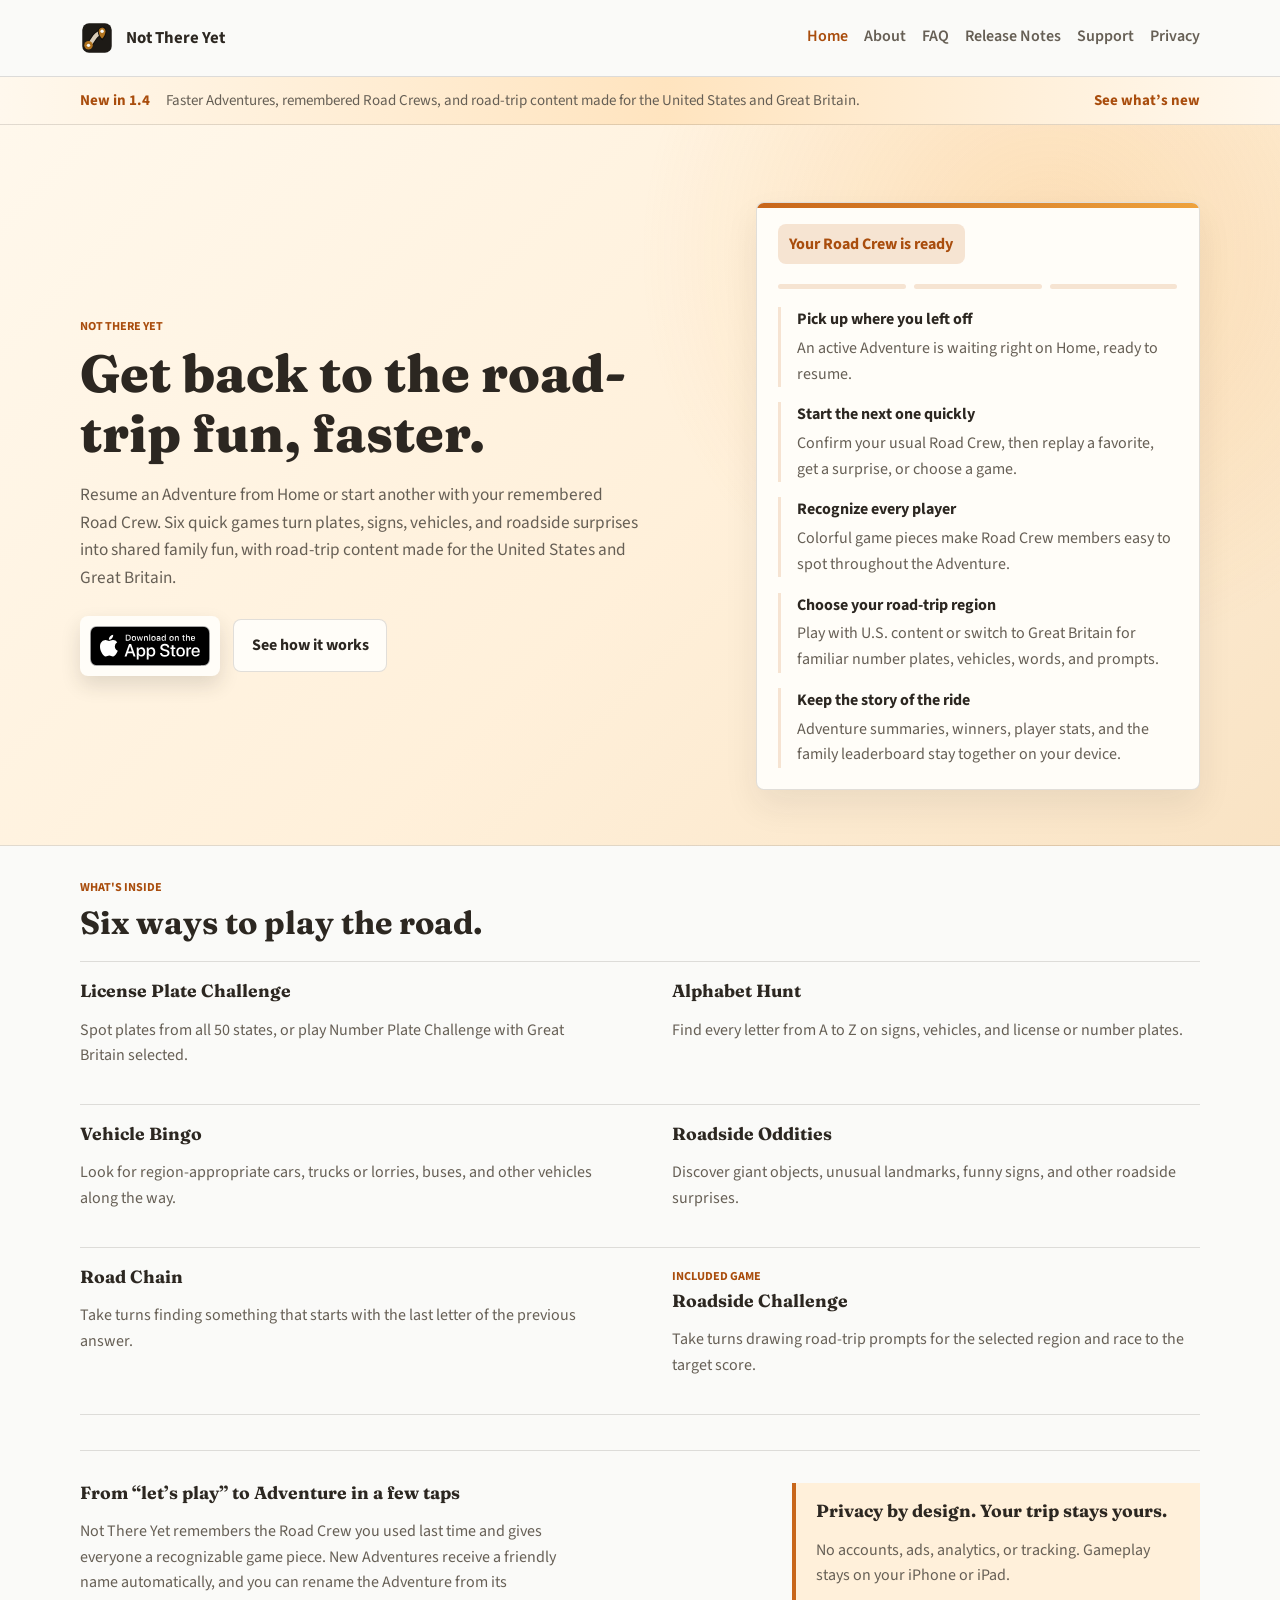
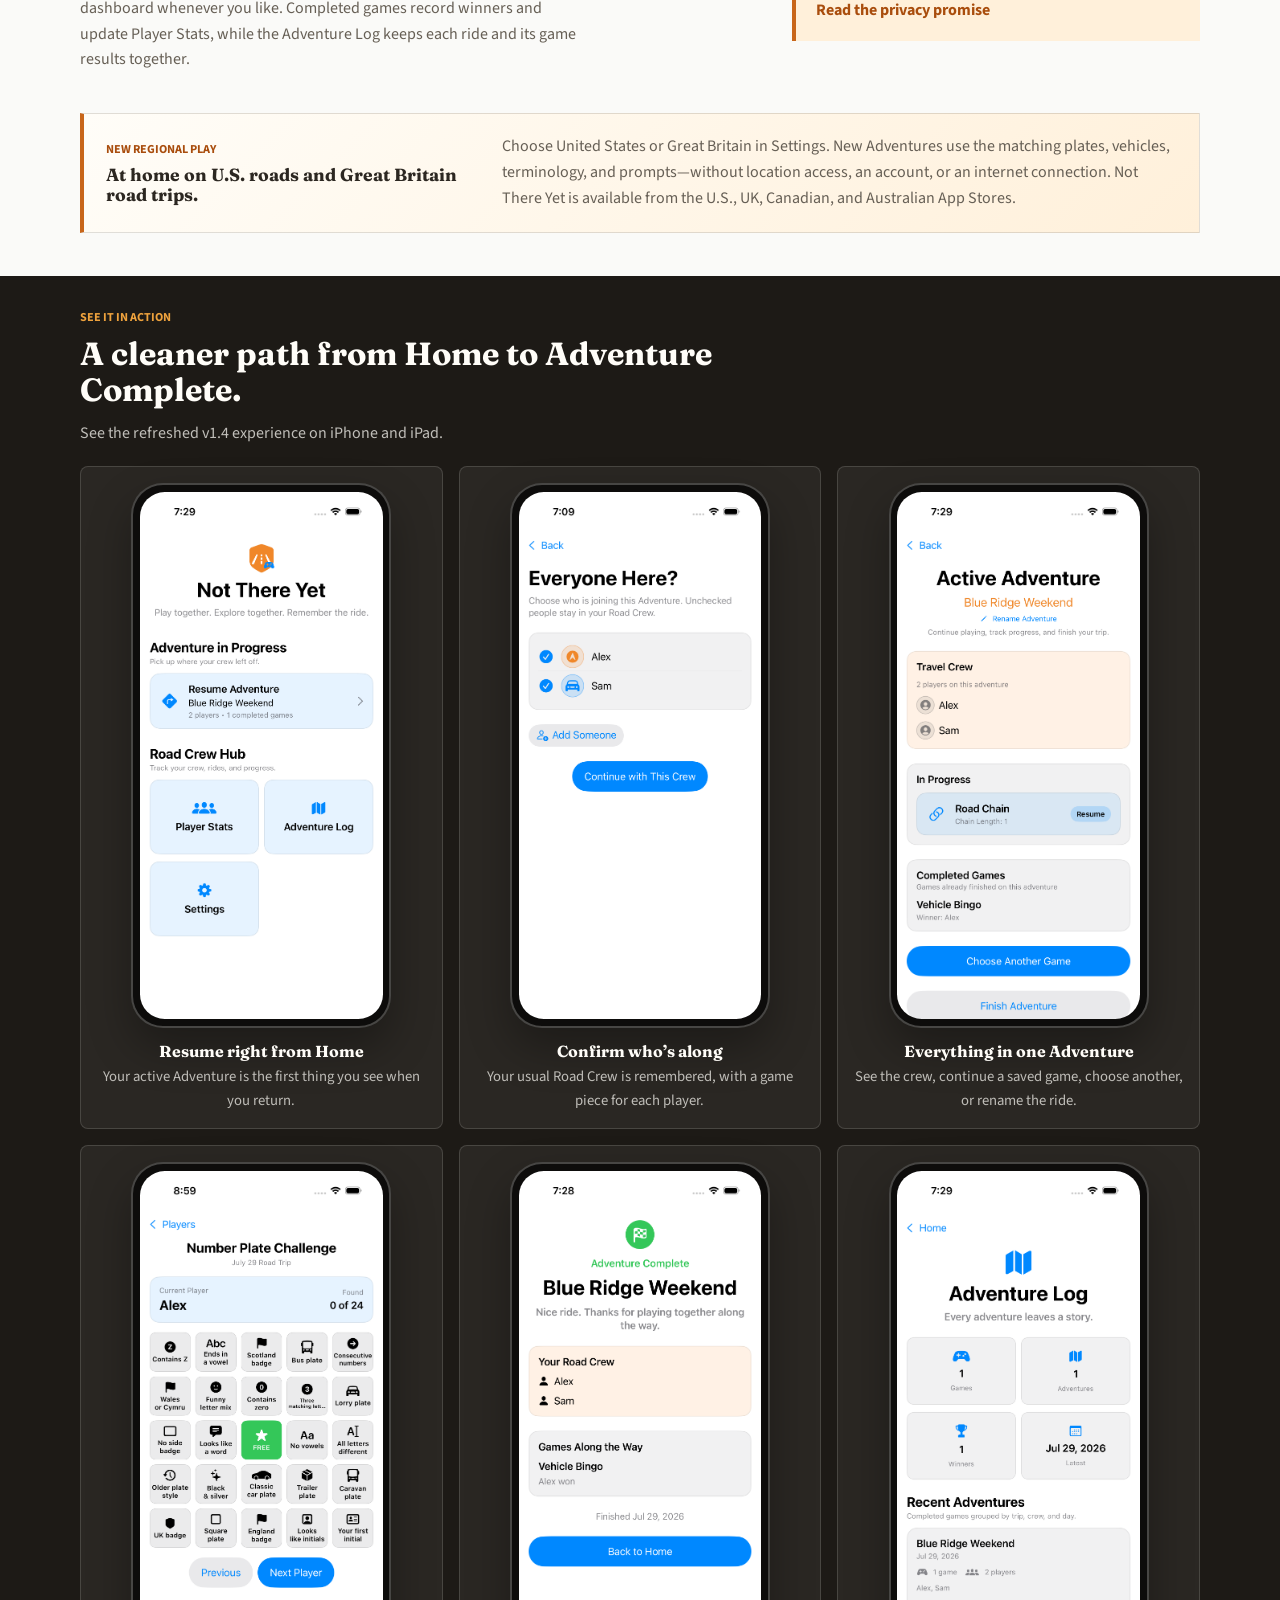
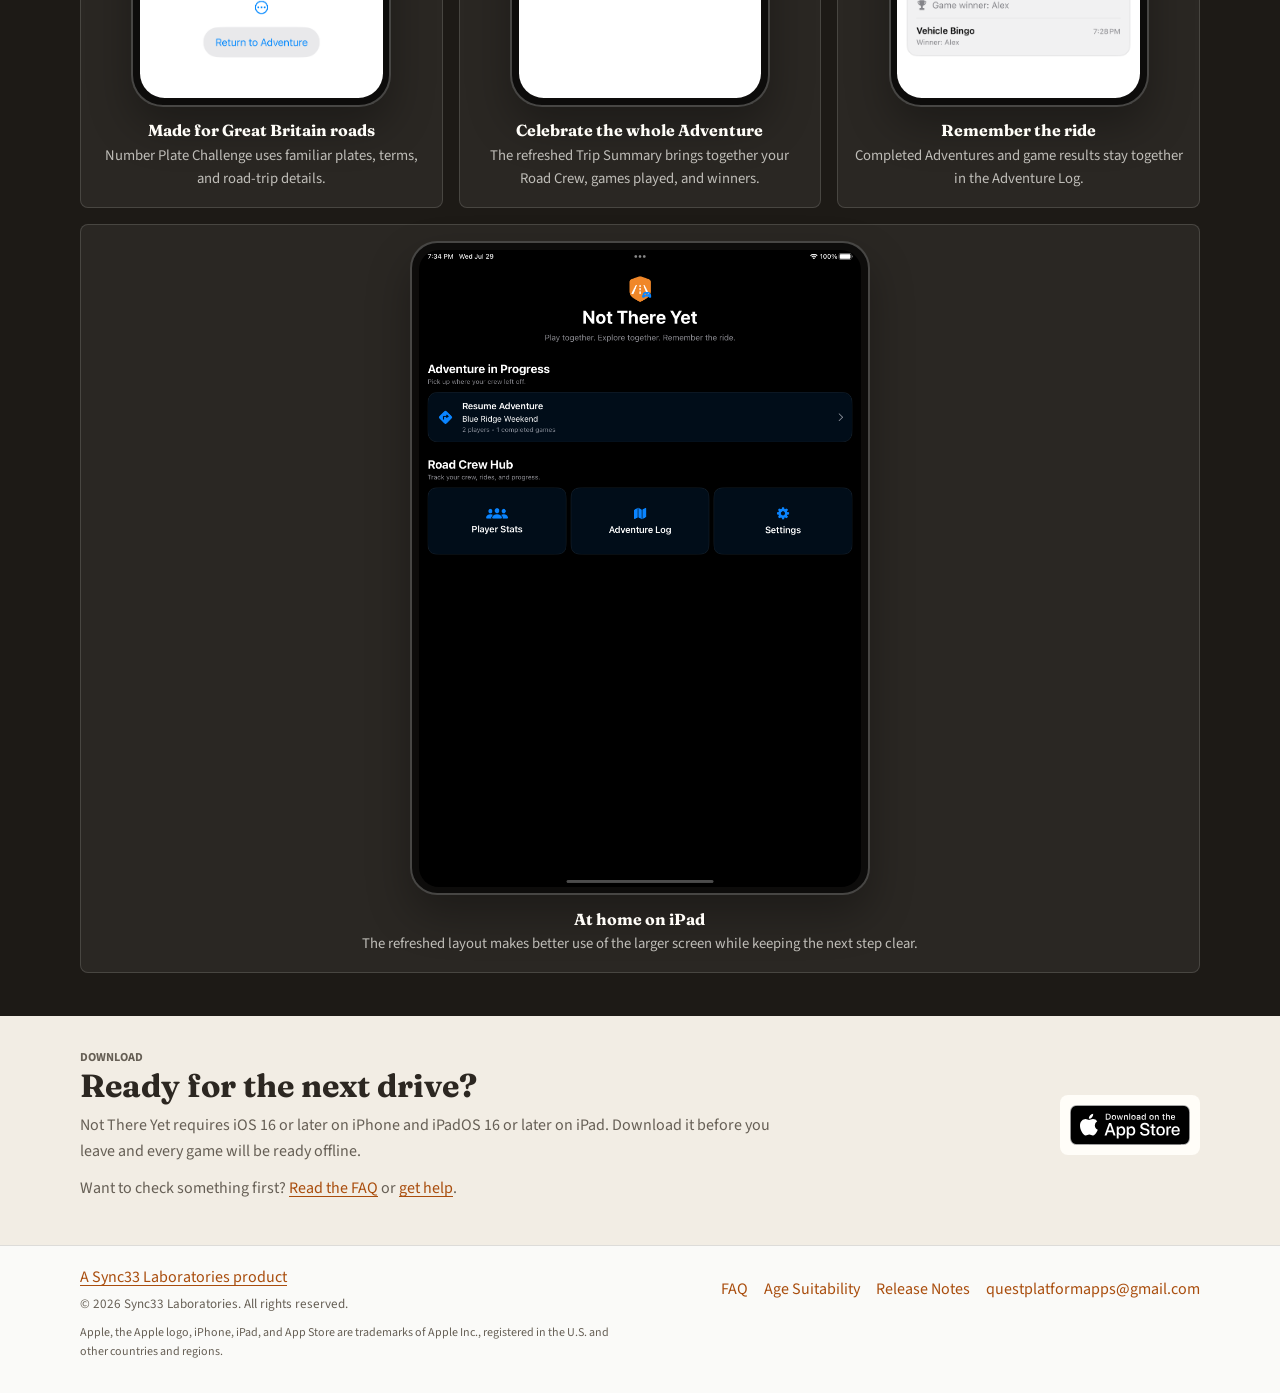
<file: index.html>
<!doctype html>
<html lang="en">
  <head>
    <meta charset="utf-8" />
    <meta name="viewport" content="width=device-width, initial-scale=1" />
    <!-- site-metadata:start; generated from site-metadata.json -->
    <title>Not There Yet. Family Road Trip Game</title>
    <meta name="description" content="Resume an Adventure or start another with your remembered Road Crew in this shared-device road trip game with U.S. and Great Britain content." />
    <meta name="author" content="Sync33 Laboratories" />
    <link rel="canonical" href="https://not-there-yet.sync33.com/" />
    <meta property="og:type" content="website" />
    <meta property="og:site_name" content="Not There Yet" />
    <meta property="og:title" content="Not There Yet. Family Road Trip Game" />
    <meta property="og:description" content="Resume an Adventure or start another with your remembered Road Crew in this shared-device road trip game with U.S. and Great Britain content." />
    <meta property="og:url" content="https://not-there-yet.sync33.com/" />
    <meta property="og:image" content="https://not-there-yet.sync33.com/assets/not-there-yet-social-preview.png?v=3" />
    <meta property="og:image:alt" content="Not There Yet v1.4 family road trip game showing Road Crew members and a Resume Adventure screen" />
    <meta name="twitter:card" content="summary_large_image" />
    <meta name="twitter:title" content="Not There Yet. Family Road Trip Game" />
    <meta name="twitter:description" content="Resume an Adventure or start another with your remembered Road Crew in this shared-device road trip game with U.S. and Great Britain content." />
    <meta name="twitter:image" content="https://not-there-yet.sync33.com/assets/not-there-yet-social-preview.png?v=3" />
    <meta name="twitter:image:alt" content="Not There Yet v1.4 family road trip game showing Road Crew members and a Resume Adventure screen" />
    <!-- site-metadata:end -->

    <link rel="icon" href="assets/not-there-yet-mark.svg" type="image/svg+xml" />
    <link rel="apple-touch-icon" href="assets/apple-touch-icon.png" />
    <link rel="stylesheet" href="styles.css" />
  </head>
  <body>
    <a class="skip-link" href="#main-content">Skip to content</a>

    <header class="site-header">
      <div class="container nav-bar">
        <a class="brand" href="index.html" aria-label="Not There Yet home">
          <img src="assets/not-there-yet-mark.svg" alt="" />
          <span>Not There Yet</span>
        </a>
        <nav class="site-nav" aria-label="Primary">
          <a href="index.html" class="active" aria-current="page">Home</a>
          <a href="about.html">About</a>
          <a href="faq.html">FAQ</a>
          <a class="nav-release" href="release-notes.html">Release Notes</a>
          <a href="support.html">Support</a>
          <a href="privacy.html">Privacy</a>
        </nav>
      </div>
    </header>

    <main id="main-content">
      <aside class="release-callout" aria-label="What's new in version 1.4">
        <div class="container release-callout-row">
          <strong>New in 1.4</strong>
          <span>
            Faster Adventures, remembered Road Crews, and road-trip content made for the United States and Great Britain.
          </span>
          <a href="release-notes.html">See what’s new</a>
        </div>
      </aside>

      <section class="hero">
        <div class="container hero-grid">
          <div class="hero-copy">
            <p class="eyebrow">Not There Yet</p>
            <h1>Get back to the road-trip fun, faster.</h1>
            <p class="lead">
              Resume an Adventure from Home or start another with your remembered Road Crew. Six quick games turn
              plates, signs, vehicles, and roadside surprises into shared family fun, with road-trip content made for
              the United States and Great Britain.
            </p>
            <div class="hero-actions">
              <a
                class="app-store-badge hero-store-badge"
                href="https://apps.apple.com/app/not-there-yet/id6781812383"
                aria-label="Download Not There Yet on the App Store"
              >
                <img src="assets/download-on-the-app-store.svg" alt="Download on the App Store" />
              </a>
              <a class="button secondary" href="about.html">See how it works</a>
            </div>
          </div>
          <div class="hero-card trip-card">
            <div class="card-pill">Your Road Crew is ready</div>
            <div class="route-line" aria-hidden="true">
              <span></span>
              <span></span>
              <span></span>
            </div>
            <ul class="feature-list">
              <li>
                <strong>Pick up where you left off</strong>
                <span>An active Adventure is waiting right on Home, ready to resume.</span>
              </li>
              <li>
                <strong>Start the next one quickly</strong>
                <span>Confirm your usual Road Crew, then replay a favorite, get a surprise, or choose a game.</span>
              </li>
              <li>
                <strong>Recognize every player</strong>
                <span>Colorful game pieces make Road Crew members easy to spot throughout the Adventure.</span>
              </li>
              <li>
                <strong>Choose your road-trip region</strong>
                <span>Play with U.S. content or switch to Great Britain for familiar number plates, vehicles, words, and prompts.</span>
              </li>
              <li>
                <strong>Keep the story of the ride</strong>
                <span>Adventure summaries, winners, player stats, and the family leaderboard stay together on your device.</span>
              </li>
            </ul>
          </div>
        </div>
      </section>

      <section class="section">
        <div class="container">
          <div class="section-heading">
            <p class="eyebrow">What's inside</p>
            <h2>Six ways to play the road.</h2>
          </div>
          <div class="card-grid three-up game-grid">
            <article class="info-card">
              <h3>License Plate Challenge</h3>
              <p>Spot plates from all 50 states, or play Number Plate Challenge with Great Britain selected.</p>
            </article>
            <article class="info-card">
              <h3>Alphabet Hunt</h3>
              <p>Find every letter from A to Z on signs, vehicles, and license or number plates.</p>
            </article>
            <article class="info-card">
              <h3>Vehicle Bingo</h3>
              <p>Look for region-appropriate cars, trucks or lorries, buses, and other vehicles along the way.</p>
            </article>
            <article class="info-card">
              <h3>Roadside Oddities</h3>
              <p>Discover giant objects, unusual landmarks, funny signs, and other roadside surprises.</p>
            </article>
            <article class="info-card">
              <h3>Road Chain</h3>
              <p>Take turns finding something that starts with the last letter of the previous answer.</p>
            </article>
            <article class="info-card challenge-card">
              <p class="card-kicker">Included game</p>
              <h3>Roadside Challenge</h3>
              <p>Take turns drawing road-trip prompts for the selected region and race to the target score.</p>
            </article>
          </div>
          <div class="supporting-grid">
            <article class="story-block">
              <h3>From “let’s play” to Adventure in a few taps</h3>
              <p>
                Not There Yet remembers the Road Crew you used last time and gives everyone a recognizable game
                piece. New Adventures receive a friendly name automatically, and you can rename the Adventure from
                its dashboard whenever you like. Completed games record winners and update Player Stats, while the
                Adventure Log keeps each ride and its game results together.
              </p>
            </article>
            <article class="privacy-promise">
              <h3>Privacy by design. Your trip stays yours.</h3>
              <p>No accounts, ads, analytics, or tracking. Gameplay stays on your iPhone or iPad.</p>
              <a href="privacy.html">Read the privacy promise</a>
            </article>
          </div>
          <article class="region-banner">
            <div>
              <p class="eyebrow">New regional play</p>
              <h3>At home on U.S. roads and Great Britain road trips.</h3>
            </div>
            <p>
              Choose United States or Great Britain in Settings. New Adventures use the matching plates, vehicles,
              terminology, and prompts—without location access, an account, or an internet connection. Not There Yet
              is available from the U.S., UK, Canadian, and Australian App Stores.
            </p>
          </article>
        </div>
      </section>

      <section class="section screenshot-section" aria-labelledby="screenshots-heading">
        <div class="container">
          <div class="section-heading screenshot-heading">
            <p class="eyebrow">See it in action</p>
            <h2 id="screenshots-heading">A cleaner path from Home to Adventure Complete.</h2>
            <p>See the refreshed v1.4 experience on iPhone and iPad.</p>
          </div>
          <div class="screenshot-grid screenshot-grid-v14">
            <figure class="screenshot-card screenshot-featured">
              <div class="device-frame">
                <img
                  src="assets/screenshots/v14-home-resume.png"
                  alt="Not There Yet Home screen with a prominent Resume Adventure card"
                  loading="lazy"
                />
              </div>
              <figcaption>
                <strong>Resume right from Home</strong>
                <span>Your active Adventure is the first thing you see when you return.</span>
              </figcaption>
            </figure>
            <figure class="screenshot-card">
              <div class="device-frame">
                <img
                  src="assets/screenshots/v14-road-crew-confirmation.png"
                  alt="Road Crew confirmation screen showing selected players with colorful game pieces"
                  loading="lazy"
                />
              </div>
              <figcaption>
                <strong>Confirm who’s along</strong>
                <span>Your usual Road Crew is remembered, with a game piece for each player.</span>
              </figcaption>
            </figure>
            <figure class="screenshot-card">
              <div class="device-frame">
                <img
                  src="assets/screenshots/v14-adventure-dashboard.png"
                  alt="Adventure Dashboard for Blue Ridge Weekend showing the Road Crew and games"
                  loading="lazy"
                />
              </div>
              <figcaption>
                <strong>Everything in one Adventure</strong>
                <span>See the crew, continue a saved game, choose another, or rename the ride.</span>
              </figcaption>
            </figure>
            <figure class="screenshot-card">
              <div class="device-frame">
                <img
                  src="assets/screenshots/v14-great-britain-number-plate.png"
                  alt="Great Britain Number Plate Challenge showing number plate patterns to spot"
                  loading="lazy"
                />
              </div>
              <figcaption>
                <strong>Made for Great Britain roads</strong>
                <span>Number Plate Challenge uses familiar plates, terms, and road-trip details.</span>
              </figcaption>
            </figure>
            <figure class="screenshot-card">
              <div class="device-frame">
                <img
                  src="assets/screenshots/v14-adventure-complete.png"
                  alt="Adventure Complete summary showing the Road Crew and a completed Vehicle Bingo game"
                  loading="lazy"
                />
              </div>
              <figcaption>
                <strong>Celebrate the whole Adventure</strong>
                <span>The refreshed Trip Summary brings together your Road Crew, games played, and winners.</span>
              </figcaption>
            </figure>
            <figure class="screenshot-card">
              <div class="device-frame">
                <img
                  src="assets/screenshots/v14-adventure-log.png"
                  alt="Adventure Log showing the completed Blue Ridge Weekend Adventure"
                  loading="lazy"
                />
              </div>
              <figcaption>
                <strong>Remember the ride</strong>
                <span>Completed Adventures and game results stay together in the Adventure Log.</span>
              </figcaption>
            </figure>
            <figure class="screenshot-card tablet-card">
              <div class="device-frame">
                <img
                  src="assets/screenshots/v14-ipad-home-resume.png"
                  alt="Not There Yet v1.4 Home screen on iPad with a Resume Adventure card and larger-screen layout"
                  loading="lazy"
                />
              </div>
              <figcaption>
                <strong>At home on iPad</strong>
                <span>The refreshed layout makes better use of the larger screen while keeping the next step clear.</span>
              </figcaption>
            </figure>
          </div>
        </div>
      </section>

      <section id="app-store" class="section alt-section">
        <div class="container closing-section">
          <div>
            <p class="eyebrow">Download</p>
            <h2>Ready for the next drive?</h2>
            <p>
              Not There Yet requires iOS 16 or later on iPhone and iPadOS 16 or later on iPad. Download it before you
              leave and every game will be ready offline.
            </p>
            <p class="closing-help">Want to check something first? <a href="faq.html">Read the FAQ</a> or <a href="support.html">get help</a>.</p>
          </div>
          <a
            class="app-store-badge closing-store-badge"
            href="https://apps.apple.com/app/not-there-yet/id6781812383"
            aria-label="Download Not There Yet on the App Store"
          >
            <img src="assets/download-on-the-app-store.svg" alt="Download on the App Store" />
          </a>
        </div>
      </section>
    </main>

    <footer class="site-footer">
      <div class="container footer-row">
        <div class="studio-attribution">
          <p><a href="https://sync33.com/">A Sync33 Laboratories product</a></p>
          <p>© 2026 Sync33 Laboratories. All rights reserved.</p>
        </div>
        <div class="footer-links">
          <a href="faq.html">FAQ</a>
          <a href="age-suitability.html">Age Suitability</a>
          <a href="release-notes.html">Release Notes</a>
          <a href="mailto:questplatformapps@gmail.com">questplatformapps@gmail.com</a>
        </div>
        <p class="legal-note">
          Apple, the Apple logo, iPhone, iPad, and App Store are trademarks of Apple Inc., registered in the U.S. and
          other countries and regions.
        </p>
      </div>
    </footer>
  </body>
</html>
</file>
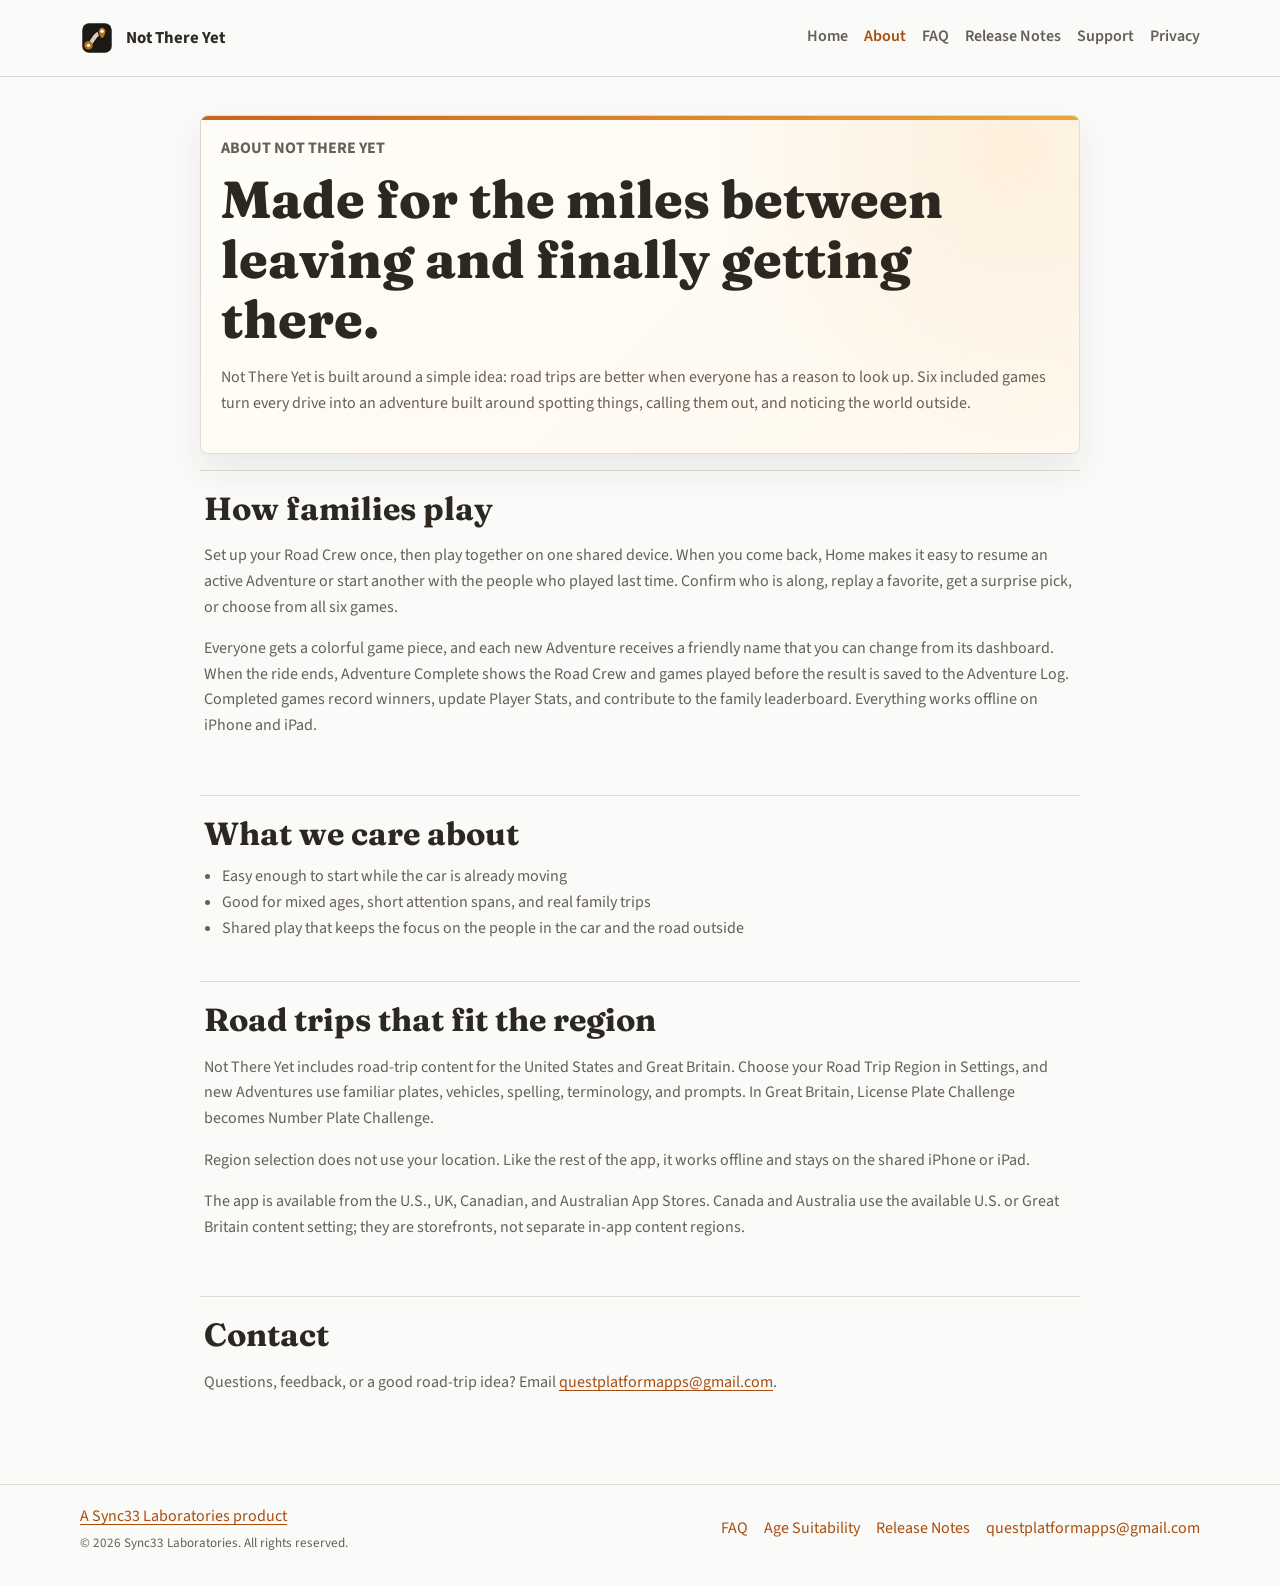
<file: about.html>
<!doctype html>
<html lang="en">
  <head>
    <meta charset="utf-8" />
    <meta name="viewport" content="width=device-width, initial-scale=1" />
    <!-- site-metadata:start; generated from site-metadata.json -->
    <title>About Not There Yet</title>
    <meta name="description" content="Learn how families play six offline road trip games together with content made for the United States and Great Britain." />
    <meta name="author" content="Sync33 Laboratories" />
    <link rel="canonical" href="https://not-there-yet.sync33.com/about.html" />
    <meta property="og:type" content="website" />
    <meta property="og:site_name" content="Not There Yet" />
    <meta property="og:title" content="About Not There Yet" />
    <meta property="og:description" content="Learn how families play six offline road trip games together with content made for the United States and Great Britain." />
    <meta property="og:url" content="https://not-there-yet.sync33.com/about.html" />
    <meta property="og:image" content="https://not-there-yet.sync33.com/assets/not-there-yet-social-preview.png?v=3" />
    <meta property="og:image:alt" content="Not There Yet v1.4 family road trip game showing Road Crew members and a Resume Adventure screen" />
    <meta name="twitter:card" content="summary_large_image" />
    <meta name="twitter:title" content="About Not There Yet" />
    <meta name="twitter:description" content="Learn how families play six offline road trip games together with content made for the United States and Great Britain." />
    <meta name="twitter:image" content="https://not-there-yet.sync33.com/assets/not-there-yet-social-preview.png?v=3" />
    <meta name="twitter:image:alt" content="Not There Yet v1.4 family road trip game showing Road Crew members and a Resume Adventure screen" />
    <!-- site-metadata:end -->

    <link rel="icon" href="assets/not-there-yet-mark.svg" type="image/svg+xml" />
    <link rel="apple-touch-icon" href="assets/apple-touch-icon.png" />
    <link rel="stylesheet" href="styles.css" />
  </head>
  <body>
    <a class="skip-link" href="#main-content">Skip to content</a>

    <header class="site-header">
      <div class="container nav-bar">
        <a class="brand" href="index.html" aria-label="Not There Yet home">
          <img src="assets/not-there-yet-mark.svg" alt="" />
          <span>Not There Yet</span>
        </a>
        <nav class="site-nav" aria-label="Primary">
          <a href="index.html">Home</a>
          <a href="about.html" class="active" aria-current="page">About</a>
          <a href="faq.html">FAQ</a>
          <a class="nav-release" href="release-notes.html">Release Notes</a>
          <a href="support.html">Support</a>
          <a href="privacy.html">Privacy</a>
        </nav>
      </div>
    </header>

    <main id="main-content" class="page-shell">
      <div class="container content-stack">
        <section class="page-card page-intro">
          <p class="eyebrow">About Not There Yet</p>
          <h1>Made for the miles between leaving and finally getting there.</h1>
          <p>
            Not There Yet is built around a simple idea: road trips are better when everyone has a reason to look up.
            Six included games turn every drive into an adventure built around spotting things, calling them out, and
            noticing the world outside.
          </p>
        </section>

        <section class="document-section">
          <h2>How families play</h2>
          <p>
            Set up your Road Crew once, then play together on one shared device. When you come back, Home makes it easy
            to resume an active Adventure or start another with the people who played last time. Confirm who is along,
            replay a favorite, get a surprise pick, or choose from all six games.
          </p>
          <p>
            Everyone gets a colorful game piece, and each new Adventure receives a friendly name that you can change
            from its dashboard. When the ride ends, Adventure Complete shows the Road Crew and games played before the
            result is saved to the Adventure Log. Completed games record winners, update Player Stats, and contribute
            to the family leaderboard. Everything works offline on iPhone and iPad.
          </p>
        </section>

        <section class="document-section">
          <h2>What we care about</h2>
          <ul class="bullet-list">
            <li>Easy enough to start while the car is already moving</li>
            <li>Good for mixed ages, short attention spans, and real family trips</li>
            <li>Shared play that keeps the focus on the people in the car and the road outside</li>
          </ul>
        </section>

        <section class="document-section">
          <h2>Road trips that fit the region</h2>
          <p>
            Not There Yet includes road-trip content for the United States and Great Britain. Choose your Road Trip
            Region in Settings, and new Adventures use familiar plates, vehicles, spelling, terminology, and prompts.
            In Great Britain, License Plate Challenge becomes Number Plate Challenge.
          </p>
          <p>
            Region selection does not use your location. Like the rest of the app, it works offline and stays on the
            shared iPhone or iPad.
          </p>
          <p>
            The app is available from the U.S., UK, Canadian, and Australian App Stores. Canada and Australia use the
            available U.S. or Great Britain content setting; they are storefronts, not separate in-app content regions.
          </p>
        </section>

        <section class="document-section">
          <h2>Contact</h2>
          <p>Questions, feedback, or a good road-trip idea? Email <a href="mailto:questplatformapps@gmail.com">questplatformapps@gmail.com</a>.</p>
        </section>
      </div>
    </main>

    <footer class="site-footer">
      <div class="container footer-row">
        <div class="studio-attribution">
          <p><a href="https://sync33.com/">A Sync33 Laboratories product</a></p>
          <p>© 2026 Sync33 Laboratories. All rights reserved.</p>
        </div>
        <div class="footer-links">
          <a href="faq.html">FAQ</a>
          <a href="age-suitability.html">Age Suitability</a>
          <a href="release-notes.html">Release Notes</a>
          <a href="mailto:questplatformapps@gmail.com">questplatformapps@gmail.com</a>
        </div>
      </div>
    </footer>
  </body>
</html>
</file>
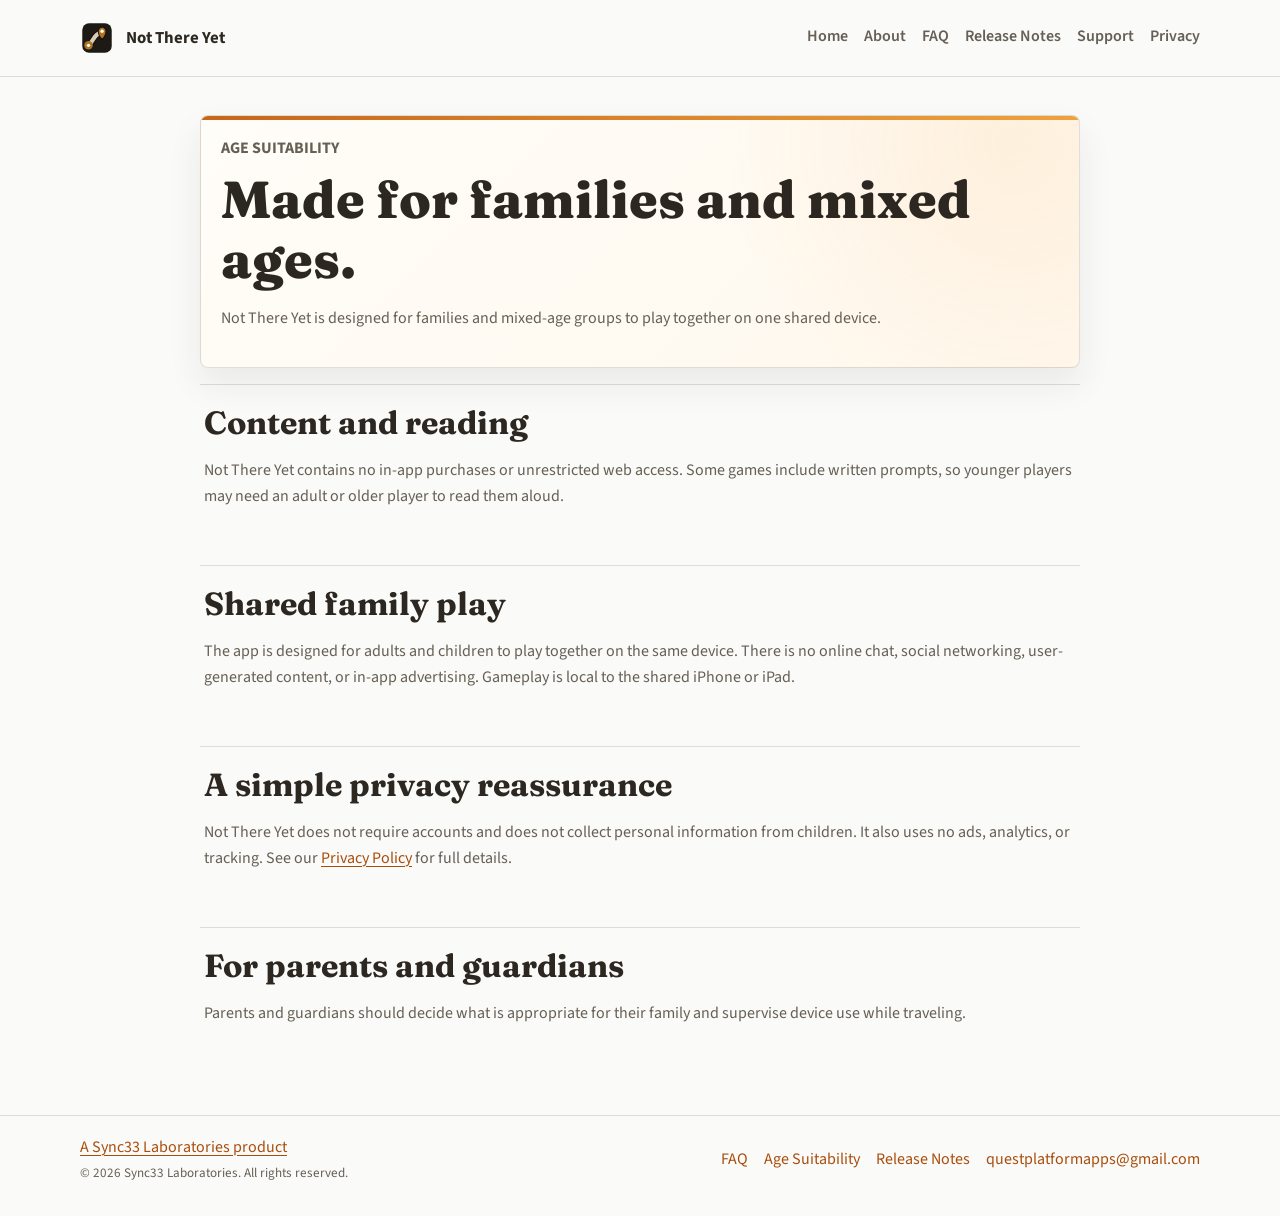
<file: age-suitability.html>
<!doctype html>
<html lang="en">
  <head>
    <meta charset="utf-8" />
    <meta name="viewport" content="width=device-width, initial-scale=1" />
    <!-- site-metadata:start; generated from site-metadata.json -->
    <title>Age Suitability. Not There Yet</title>
    <meta name="description" content="Learn about the content, reading needs, and shared-device family play that make Not There Yet suitable for children and mixed-age groups." />
    <meta name="author" content="Sync33 Laboratories" />
    <link rel="canonical" href="https://not-there-yet.sync33.com/age-suitability.html" />
    <meta property="og:type" content="website" />
    <meta property="og:site_name" content="Not There Yet" />
    <meta property="og:title" content="Age Suitability. Not There Yet" />
    <meta property="og:description" content="Learn about the content, reading needs, and shared-device family play that make Not There Yet suitable for children and mixed-age groups." />
    <meta property="og:url" content="https://not-there-yet.sync33.com/age-suitability.html" />
    <meta property="og:image" content="https://not-there-yet.sync33.com/assets/not-there-yet-social-preview.png?v=3" />
    <meta property="og:image:alt" content="Not There Yet v1.4 family road trip game showing Road Crew members and a Resume Adventure screen" />
    <meta name="twitter:card" content="summary_large_image" />
    <meta name="twitter:title" content="Age Suitability. Not There Yet" />
    <meta name="twitter:description" content="Learn about the content, reading needs, and shared-device family play that make Not There Yet suitable for children and mixed-age groups." />
    <meta name="twitter:image" content="https://not-there-yet.sync33.com/assets/not-there-yet-social-preview.png?v=3" />
    <meta name="twitter:image:alt" content="Not There Yet v1.4 family road trip game showing Road Crew members and a Resume Adventure screen" />
    <!-- site-metadata:end -->

    <link rel="icon" href="assets/not-there-yet-mark.svg" type="image/svg+xml" />
    <link rel="apple-touch-icon" href="assets/apple-touch-icon.png" />
    <link rel="stylesheet" href="styles.css" />
  </head>
  <body>
    <a class="skip-link" href="#main-content">Skip to content</a>

    <header class="site-header">
      <div class="container nav-bar">
        <a class="brand" href="index.html" aria-label="Not There Yet home">
          <img src="assets/not-there-yet-mark.svg" alt="" />
          <span>Not There Yet</span>
        </a>
        <nav class="site-nav" aria-label="Primary">
          <a href="index.html">Home</a>
          <a href="about.html">About</a>
          <a href="faq.html">FAQ</a>
          <a class="nav-release" href="release-notes.html">Release Notes</a>
          <a href="support.html">Support</a>
          <a href="privacy.html">Privacy</a>
        </nav>
      </div>
    </header>

    <main id="main-content" class="page-shell">
      <div class="container content-stack">
        <section class="page-card page-intro">
          <p class="eyebrow">Age Suitability</p>
          <h1>Made for families and mixed ages.</h1>
          <p>
            Not There Yet is designed for families and mixed-age groups to play together on one shared device.
          </p>
        </section>

        <section class="document-section">
          <h2>Content and reading</h2>
          <p>
            Not There Yet contains no in-app purchases or unrestricted web access. Some games include written prompts,
            so younger players may need an adult or older player to read them aloud.
          </p>
        </section>

        <section class="document-section">
          <h2>Shared family play</h2>
          <p>
            The app is designed for adults and children to play together on the same device. There is no online chat,
            social networking, user-generated content, or in-app advertising. Gameplay is local to the shared iPhone
            or iPad.
          </p>
        </section>

        <section class="document-section">
          <h2>A simple privacy reassurance</h2>
          <p>
            Not There Yet does not require accounts and does not collect personal information from children. It also
            uses no ads, analytics, or tracking. See our <a href="privacy.html">Privacy Policy</a> for full details.
          </p>
        </section>

        <section class="document-section">
          <h2>For parents and guardians</h2>
          <p>
            Parents and guardians should decide what is appropriate for their family and supervise device use while
            traveling.
          </p>
        </section>
      </div>
    </main>

    <footer class="site-footer">
      <div class="container footer-row">
        <div class="studio-attribution">
          <p><a href="https://sync33.com/">A Sync33 Laboratories product</a></p>
          <p>© 2026 Sync33 Laboratories. All rights reserved.</p>
        </div>
        <div class="footer-links">
          <a href="faq.html">FAQ</a>
          <a href="age-suitability.html" aria-current="page">Age Suitability</a>
          <a href="release-notes.html">Release Notes</a>
          <a href="mailto:questplatformapps@gmail.com">questplatformapps@gmail.com</a>
        </div>
      </div>
    </footer>
  </body>
</html>
</file>
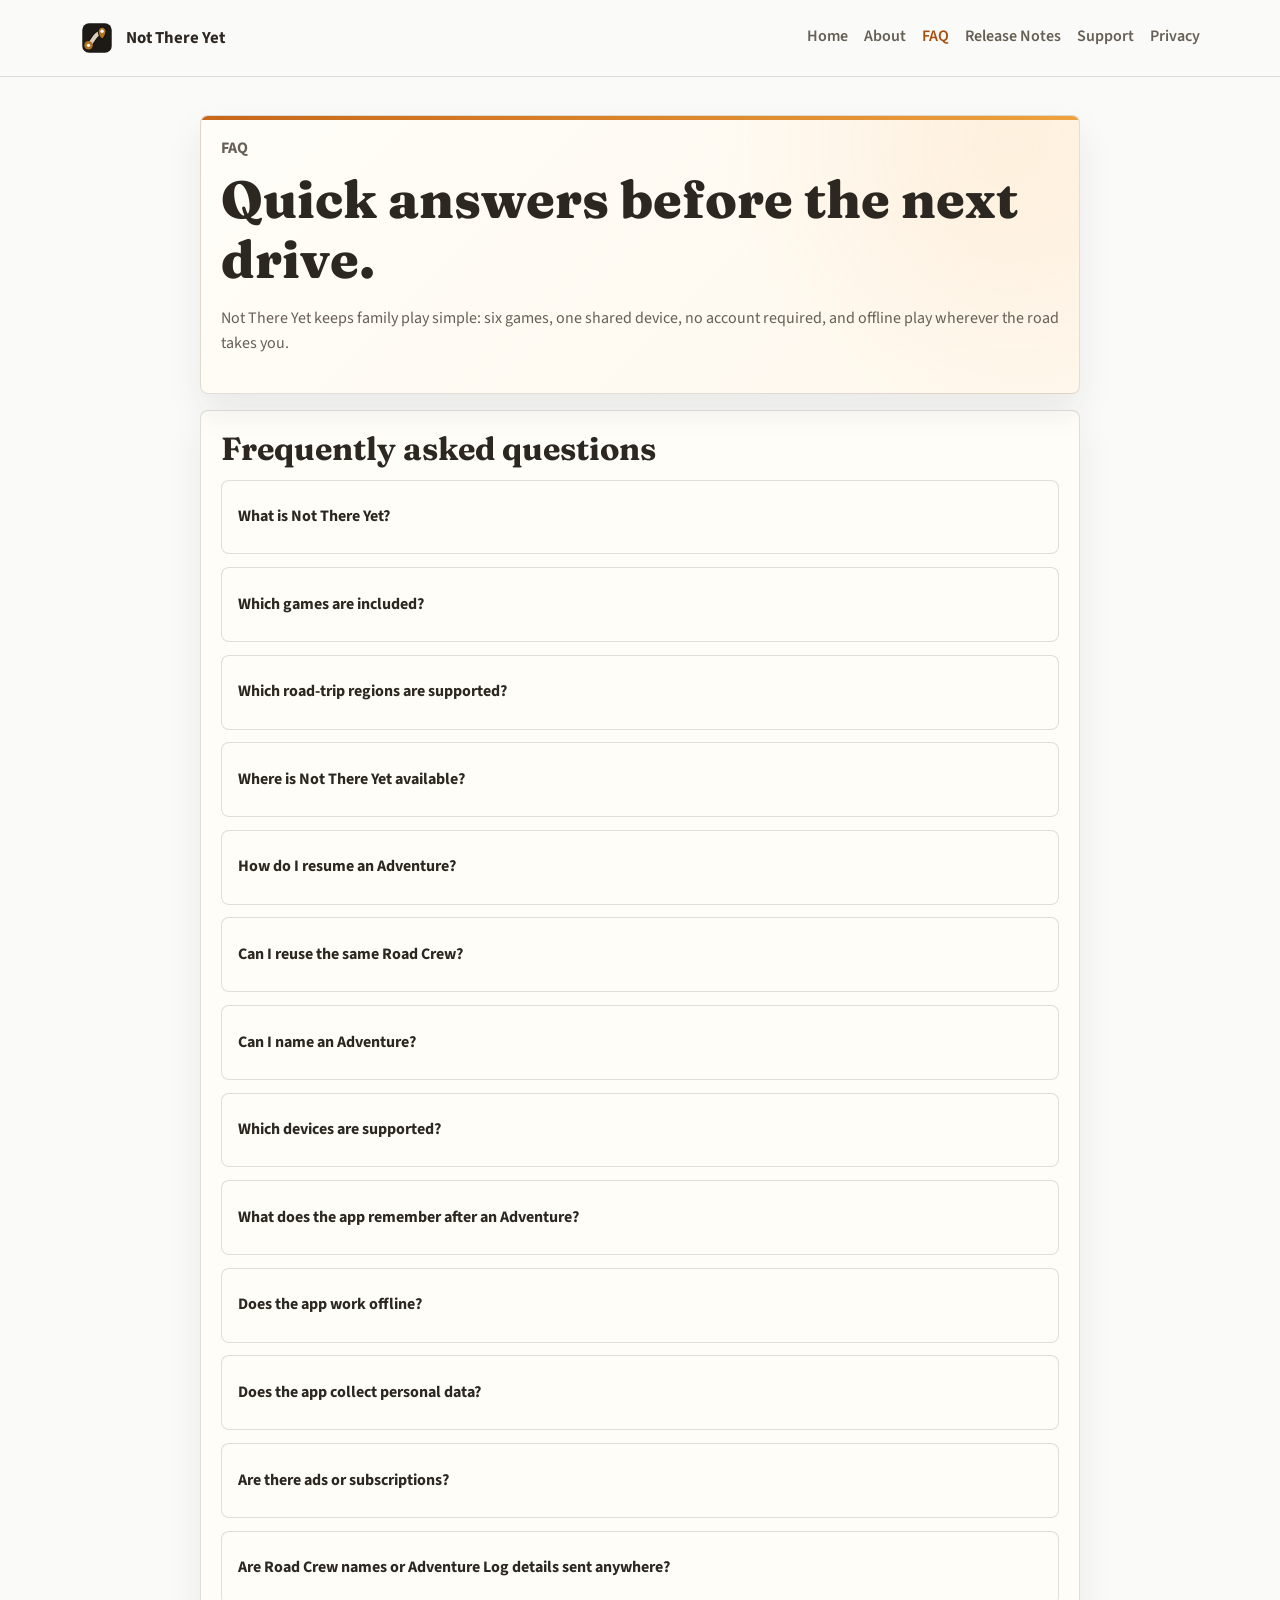
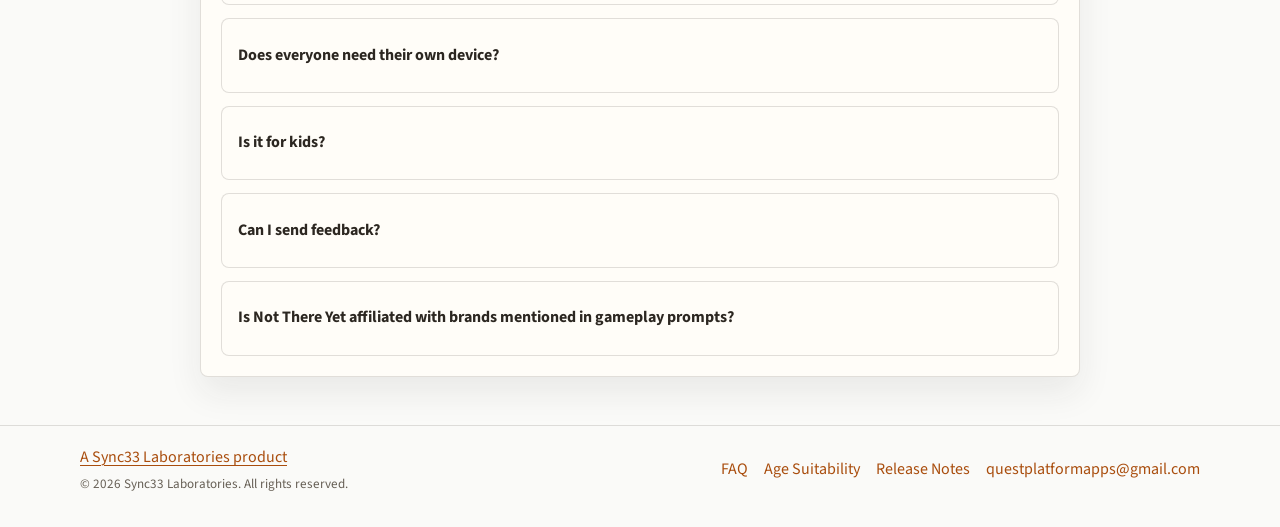
<file: faq.html>
<!doctype html>
<html lang="en">
  <head>
    <meta charset="utf-8" />
    <meta name="viewport" content="width=device-width, initial-scale=1" />
    <!-- site-metadata:start; generated from site-metadata.json -->
    <title>FAQ. Not There Yet</title>
    <meta name="description" content="Find answers about Adventures, Road Crews, U.S. and Great Britain road-trip regions, offline play, privacy, and shared-device family play." />
    <meta name="author" content="Sync33 Laboratories" />
    <link rel="canonical" href="https://not-there-yet.sync33.com/faq.html" />
    <meta property="og:type" content="website" />
    <meta property="og:site_name" content="Not There Yet" />
    <meta property="og:title" content="FAQ. Not There Yet" />
    <meta property="og:description" content="Find answers about Adventures, Road Crews, U.S. and Great Britain road-trip regions, offline play, privacy, and shared-device family play." />
    <meta property="og:url" content="https://not-there-yet.sync33.com/faq.html" />
    <meta property="og:image" content="https://not-there-yet.sync33.com/assets/not-there-yet-social-preview.png?v=3" />
    <meta property="og:image:alt" content="Not There Yet v1.4 family road trip game showing Road Crew members and a Resume Adventure screen" />
    <meta name="twitter:card" content="summary_large_image" />
    <meta name="twitter:title" content="FAQ. Not There Yet" />
    <meta name="twitter:description" content="Find answers about Adventures, Road Crews, U.S. and Great Britain road-trip regions, offline play, privacy, and shared-device family play." />
    <meta name="twitter:image" content="https://not-there-yet.sync33.com/assets/not-there-yet-social-preview.png?v=3" />
    <meta name="twitter:image:alt" content="Not There Yet v1.4 family road trip game showing Road Crew members and a Resume Adventure screen" />
    <!-- site-metadata:end -->

    <link rel="icon" href="assets/not-there-yet-mark.svg" type="image/svg+xml" />
    <link rel="apple-touch-icon" href="assets/apple-touch-icon.png" />
    <link rel="stylesheet" href="styles.css" />
  </head>
  <body>
    <a class="skip-link" href="#main-content">Skip to content</a>

    <header class="site-header">
      <div class="container nav-bar">
        <a class="brand" href="index.html" aria-label="Not There Yet home">
          <img src="assets/not-there-yet-mark.svg" alt="" />
          <span>Not There Yet</span>
        </a>
        <nav class="site-nav" aria-label="Primary">
          <a href="index.html">Home</a>
          <a href="about.html">About</a>
          <a href="faq.html" class="active" aria-current="page">FAQ</a>
          <a class="nav-release" href="release-notes.html">Release Notes</a>
          <a href="support.html">Support</a>
          <a href="privacy.html">Privacy</a>
        </nav>
      </div>
    </header>

    <main id="main-content" class="page-shell">
      <div class="container content-stack">
        <section class="page-card page-intro">
          <p class="eyebrow">FAQ</p>
          <h1>Quick answers before the next drive.</h1>
          <p>
            Not There Yet keeps family play simple: six games, one shared device, no account required, and offline
            play wherever the road takes you.
          </p>
        </section>

        <section class="page-card">
          <h2>Frequently asked questions</h2>
          <div class="faq-list">
            <details>
              <summary>What is Not There Yet?</summary>
              <p>
                Not There Yet is a collection of six family road-trip games with quick things to spot, call out, and
                play along the way.
              </p>
            </details>
            <details>
              <summary>Which games are included?</summary>
              <p>
                License Plate Challenge, Alphabet Hunt, Vehicle Bingo, Roadside Oddities, Road Chain, and Roadside
                Challenge are all included. With Great Britain selected, License Plate Challenge is presented as
                Number Plate Challenge.
              </p>
            </details>
            <details>
              <summary>Which road-trip regions are supported?</summary>
              <p>
                Not There Yet includes content for the United States and Great Britain. Choose the Road Trip Region in
                Settings, and new Adventures use matching plates, vehicles, terminology, and prompts. An active
                Adventure keeps the region it started with.
              </p>
            </details>
            <details>
              <summary>Where is Not There Yet available?</summary>
              <p>
                Not There Yet is available from the U.S., UK, Canadian, and Australian App Stores. The app has two
                selectable road-trip content regions: United States and Great Britain. Canada and Australia are App
                Store availability regions, not separate in-app content settings.
              </p>
            </details>
            <details>
              <summary>How do I resume an Adventure?</summary>
              <p>
                If an Adventure is in progress, open Not There Yet and choose Resume Adventure on the Home screen.
                Your Road Crew, completed games, and any supported saved game progress will be waiting.
              </p>
            </details>
            <details>
              <summary>Can I reuse the same Road Crew?</summary>
              <p>
                Yes. Not There Yet remembers the people who played last time. Choose Start with Your Road Crew, confirm
                who is along for this Adventure, and then replay a favorite, get a surprise pick, or choose a game.
              </p>
            </details>
            <details>
              <summary>Can I name an Adventure?</summary>
              <p>
                Every new Adventure receives a friendly name automatically so you can start quickly. You can rename
                the active Adventure from its dashboard.
              </p>
            </details>
            <details>
              <summary>Which devices are supported?</summary>
              <p>
                Not There Yet is designed for the whole family to play together on one shared device—an iPhone or
                iPad. It requires iOS 16 or later on iPhone and iPadOS 16 or later on iPad.
              </p>
            </details>
            <details>
              <summary>What does the app remember after an Adventure?</summary>
              <p>
                Completed games record results and winners. Player Stats show games played and total wins, the family
                leaderboard compares wins, and the Adventure Log keeps completed Adventures and their game results
                organized together. All of this stays on the device.
              </p>
            </details>
            <details>
              <summary>Does the app work offline?</summary>
              <p>
                Yes. Every game works without an internet connection. Your Road Crew, Adventure progress, and scores
                stay on your device. Choosing a road-trip region does not require location access or an internet
                connection.
              </p>
            </details>
            <details>
              <summary>Does the app collect personal data?</summary>
              <p>
                No. Not There Yet does not use analytics, ads, tracking, accounts, location collection, cloud
                synchronization, or external gameplay services.
              </p>
            </details>
            <details>
              <summary>Are there ads or subscriptions?</summary>
              <p>No. There are no ads and no subscriptions.</p>
            </details>
            <details>
              <summary>Are Road Crew names or Adventure Log details sent anywhere?</summary>
              <p>
                No. Road Crew names, Adventure progress, player stats, and Adventure Log details stay on the device.
              </p>
            </details>
            <details>
              <summary>Does everyone need their own device?</summary>
              <p>
                No. Everyone riding along can play together on one shared device.
              </p>
            </details>
            <details>
              <summary>Is it for kids?</summary>
              <p>
                It is made for family road trips and mixed ages. A parent or adult should still decide what fits their
                family, especially while traveling.
              </p>
            </details>
            <details>
              <summary>Can I send feedback?</summary>
              <p>
                Yes. Email <a href="mailto:questplatformapps@gmail.com">questplatformapps@gmail.com</a>. Nothing is
                sent automatically. We only receive feedback when you choose to email us.
              </p>
            </details>
            <details>
              <summary>Is Not There Yet affiliated with brands mentioned in gameplay prompts?</summary>
              <p>
                Not There Yet may mention common real-world vehicles, roadside objects, or delivery trucks in spotting
                prompts. These references are for gameplay only. Not There Yet is not affiliated with, endorsed by, or
                sponsored by any third-party brand mentioned in the app.
              </p>
            </details>
          </div>
        </section>
      </div>
    </main>

    <footer class="site-footer">
      <div class="container footer-row">
        <div class="studio-attribution">
          <p><a href="https://sync33.com/">A Sync33 Laboratories product</a></p>
          <p>© 2026 Sync33 Laboratories. All rights reserved.</p>
        </div>
        <div class="footer-links">
          <a href="faq.html">FAQ</a>
          <a href="age-suitability.html">Age Suitability</a>
          <a href="release-notes.html">Release Notes</a>
          <a href="mailto:questplatformapps@gmail.com">questplatformapps@gmail.com</a>
        </div>
      </div>
    </footer>
  </body>
</html>
</file>
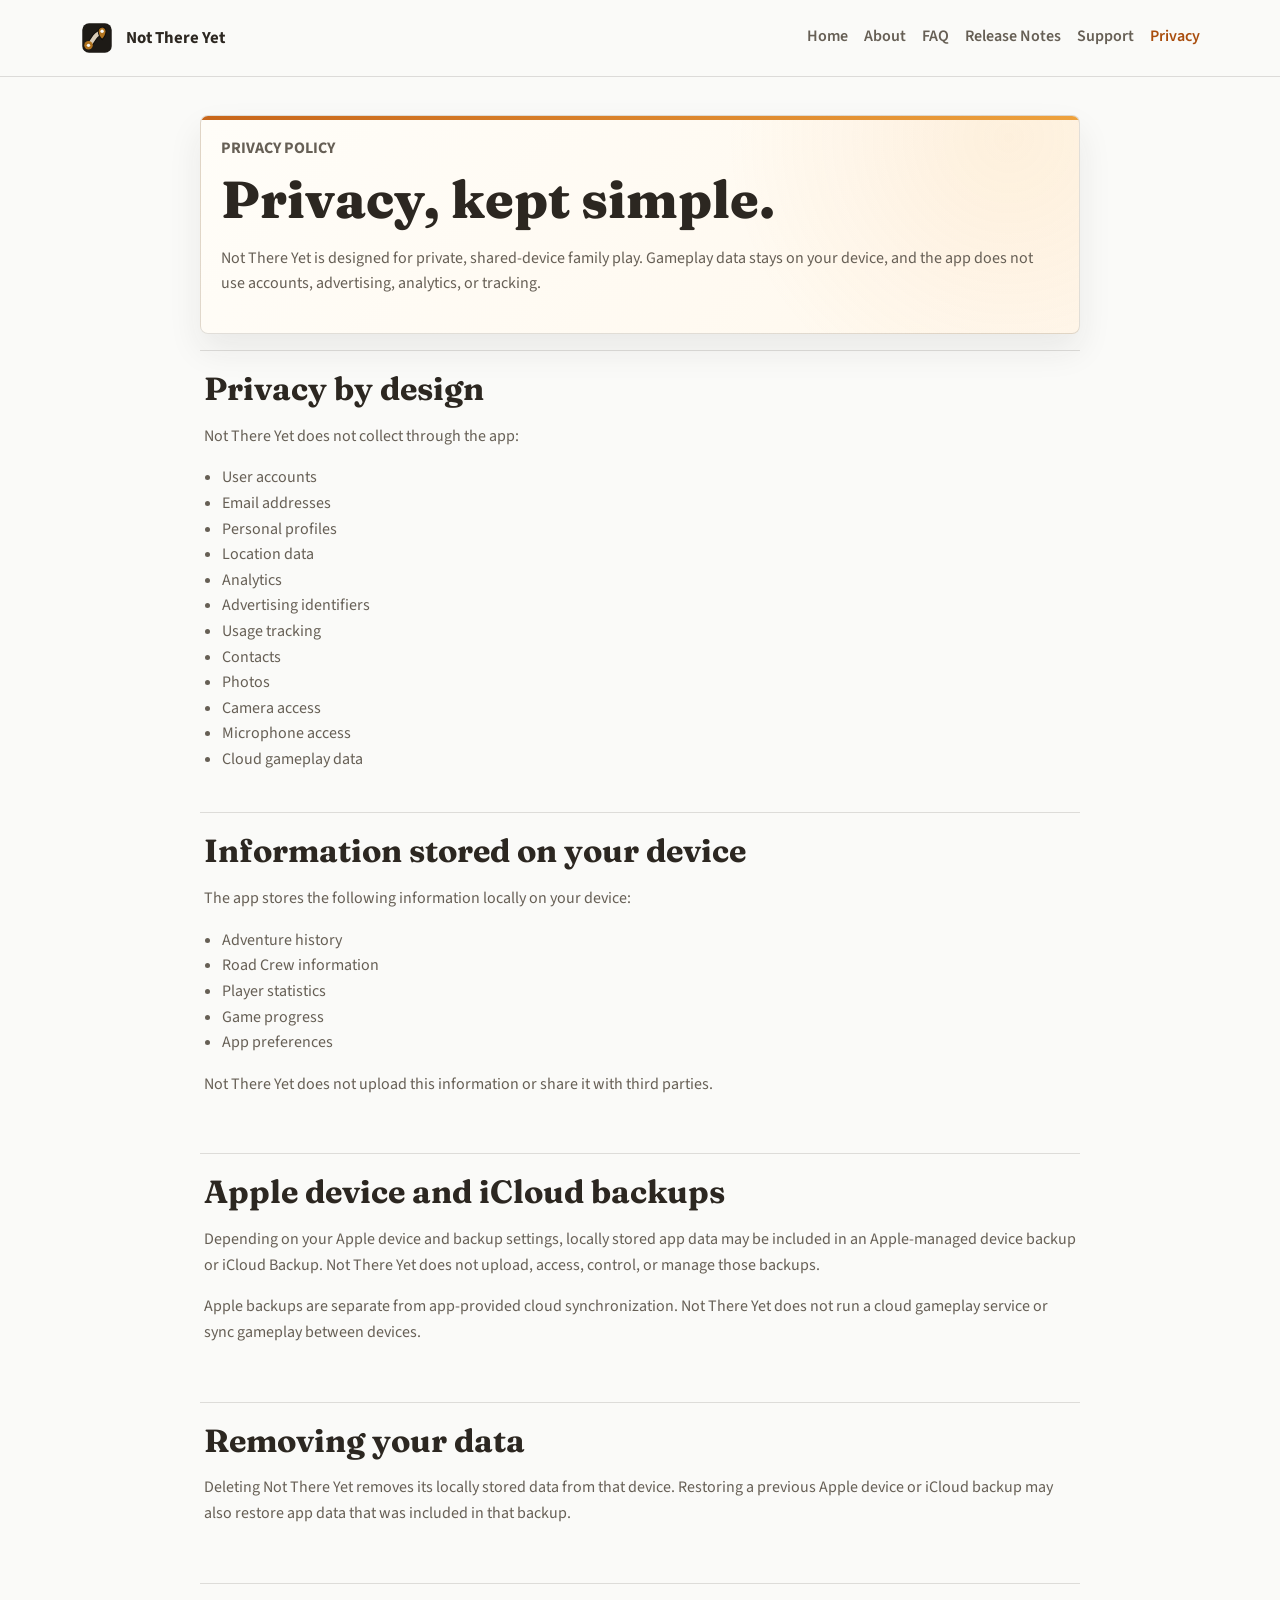
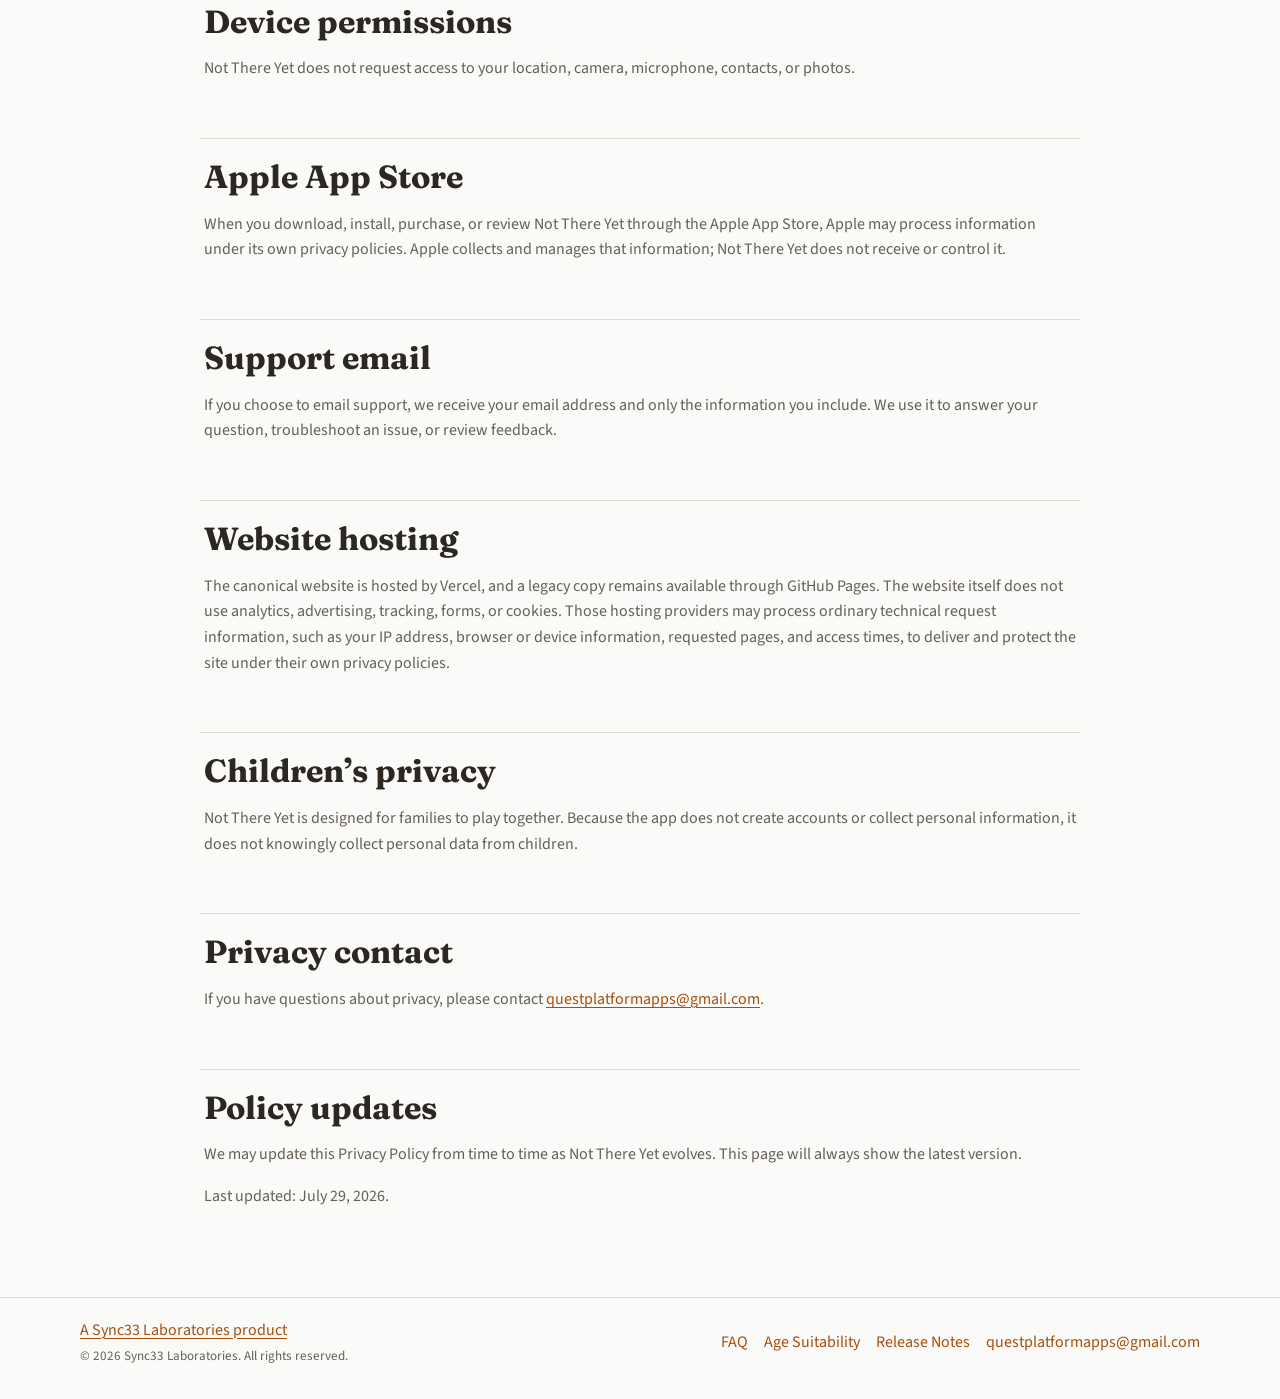
<file: privacy.html>
<!doctype html>
<html lang="en">
  <head>
    <meta charset="utf-8" />
    <meta name="viewport" content="width=device-width, initial-scale=1" />
    <!-- site-metadata:start; generated from site-metadata.json -->
    <title>Privacy Policy. Not There Yet</title>
    <meta name="description" content="Learn how Not There Yet keeps gameplay data local, uses no accounts or tracking, and works with Apple backups and static website hosting." />
    <meta name="author" content="Sync33 Laboratories" />
    <link rel="canonical" href="https://not-there-yet.sync33.com/privacy/" />
    <meta property="og:type" content="website" />
    <meta property="og:site_name" content="Not There Yet" />
    <meta property="og:title" content="Privacy Policy. Not There Yet" />
    <meta property="og:description" content="Learn how Not There Yet keeps gameplay data local, uses no accounts or tracking, and works with Apple backups and static website hosting." />
    <meta property="og:url" content="https://not-there-yet.sync33.com/privacy/" />
    <meta property="og:image" content="https://not-there-yet.sync33.com/assets/not-there-yet-social-preview.png?v=3" />
    <meta property="og:image:alt" content="Not There Yet v1.4 family road trip game showing Road Crew members and a Resume Adventure screen" />
    <meta name="twitter:card" content="summary_large_image" />
    <meta name="twitter:title" content="Privacy Policy. Not There Yet" />
    <meta name="twitter:description" content="Learn how Not There Yet keeps gameplay data local, uses no accounts or tracking, and works with Apple backups and static website hosting." />
    <meta name="twitter:image" content="https://not-there-yet.sync33.com/assets/not-there-yet-social-preview.png?v=3" />
    <meta name="twitter:image:alt" content="Not There Yet v1.4 family road trip game showing Road Crew members and a Resume Adventure screen" />
    <!-- site-metadata:end -->

    <link rel="icon" href="assets/not-there-yet-mark.svg" type="image/svg+xml" />
    <link rel="apple-touch-icon" href="assets/apple-touch-icon.png" />
    <link rel="stylesheet" href="styles.css" />
  </head>
  <body>
    <a class="skip-link" href="#main-content">Skip to content</a>

    <header class="site-header">
      <div class="container nav-bar">
        <a class="brand" href="index.html" aria-label="Not There Yet home">
          <img src="assets/not-there-yet-mark.svg" alt="" />
          <span>Not There Yet</span>
        </a>
        <nav class="site-nav" aria-label="Primary">
          <a href="index.html">Home</a>
          <a href="about.html">About</a>
          <a href="faq.html">FAQ</a>
          <a class="nav-release" href="release-notes.html">Release Notes</a>
          <a href="support.html">Support</a>
          <a href="privacy.html" class="active" aria-current="page">Privacy</a>
        </nav>
      </div>
    </header>

    <main id="main-content" class="page-shell">
      <div class="container content-stack">
        <section class="page-card page-intro">
          <p class="eyebrow">Privacy Policy</p>
          <h1>Privacy, kept simple.</h1>
          <p>
            Not There Yet is designed for private, shared-device family play. Gameplay data stays on your device, and
            the app does not use accounts, advertising, analytics, or tracking.
          </p>
        </section>

        <section class="document-section">
          <h2>Privacy by design</h2>
          <p>Not There Yet does not collect through the app:</p>
          <ul class="bullet-list">
            <li>User accounts</li>
            <li>Email addresses</li>
            <li>Personal profiles</li>
            <li>Location data</li>
            <li>Analytics</li>
            <li>Advertising identifiers</li>
            <li>Usage tracking</li>
            <li>Contacts</li>
            <li>Photos</li>
            <li>Camera access</li>
            <li>Microphone access</li>
            <li>Cloud gameplay data</li>
          </ul>
        </section>

        <section class="document-section">
          <h2>Information stored on your device</h2>
          <p>The app stores the following information locally on your device:</p>
          <ul class="bullet-list">
            <li>Adventure history</li>
            <li>Road Crew information</li>
            <li>Player statistics</li>
            <li>Game progress</li>
            <li>App preferences</li>
          </ul>
          <p>
            Not There Yet does not upload this information or share it with third parties.
          </p>
        </section>

        <section class="document-section">
          <h2>Apple device and iCloud backups</h2>
          <p>
            Depending on your Apple device and backup settings, locally stored app data may be included in an
            Apple-managed device backup or iCloud Backup. Not There Yet does not upload, access, control, or manage
            those backups.
          </p>
          <p>
            Apple backups are separate from app-provided cloud synchronization. Not There Yet does not run a cloud
            gameplay service or sync gameplay between devices.
          </p>
        </section>

        <section class="document-section">
          <h2>Removing your data</h2>
          <p>
            Deleting Not There Yet removes its locally stored data from that device. Restoring a previous Apple device
            or iCloud backup may also restore app data that was included in that backup.
          </p>
        </section>

        <section class="document-section">
          <h2>Device permissions</h2>
          <p>Not There Yet does not request access to your location, camera, microphone, contacts, or photos.</p>
        </section>

        <section class="document-section">
          <h2>Apple App Store</h2>
          <p>
            When you download, install, purchase, or review Not There Yet through the Apple App Store, Apple may
            process information under its own privacy policies. Apple collects and manages that information; Not There
            Yet does not receive or control it.
          </p>
        </section>

        <section class="document-section">
          <h2>Support email</h2>
          <p>
            If you choose to email support, we receive your email address and only the information you include. We use
            it to answer your question, troubleshoot an issue, or review feedback.
          </p>
        </section>

        <section class="document-section">
          <h2>Website hosting</h2>
          <p>
            The canonical website is hosted by Vercel, and a legacy copy remains available through GitHub Pages. The
            website itself does not use analytics, advertising, tracking, forms, or cookies. Those hosting providers
            may process ordinary technical request information, such as your IP address, browser or device information,
            requested pages, and access times, to deliver and protect the site under their own privacy policies.
          </p>
        </section>

        <section class="document-section">
          <h2>Children’s privacy</h2>
          <p>
            Not There Yet is designed for families to play together. Because the app does not create accounts or
            collect personal information, it does not knowingly collect personal data from children.
          </p>
        </section>

        <section class="document-section">
          <h2>Privacy contact</h2>
          <p>If you have questions about privacy, please contact <a href="mailto:questplatformapps@gmail.com">questplatformapps@gmail.com</a>.</p>
        </section>

        <section class="document-section">
          <h2>Policy updates</h2>
          <p>
            We may update this Privacy Policy from time to time as Not There Yet evolves. This page will always show
            the latest version.
          </p>
          <p>Last updated: July 29, 2026.</p>
        </section>
      </div>
    </main>

    <footer class="site-footer">
      <div class="container footer-row">
        <div class="studio-attribution">
          <p><a href="https://sync33.com/">A Sync33 Laboratories product</a></p>
          <p>© 2026 Sync33 Laboratories. All rights reserved.</p>
        </div>
        <div class="footer-links">
          <a href="faq.html">FAQ</a>
          <a href="age-suitability.html">Age Suitability</a>
          <a href="release-notes.html">Release Notes</a>
          <a href="mailto:questplatformapps@gmail.com">questplatformapps@gmail.com</a>
        </div>
      </div>
    </footer>
  </body>
</html>
</file>
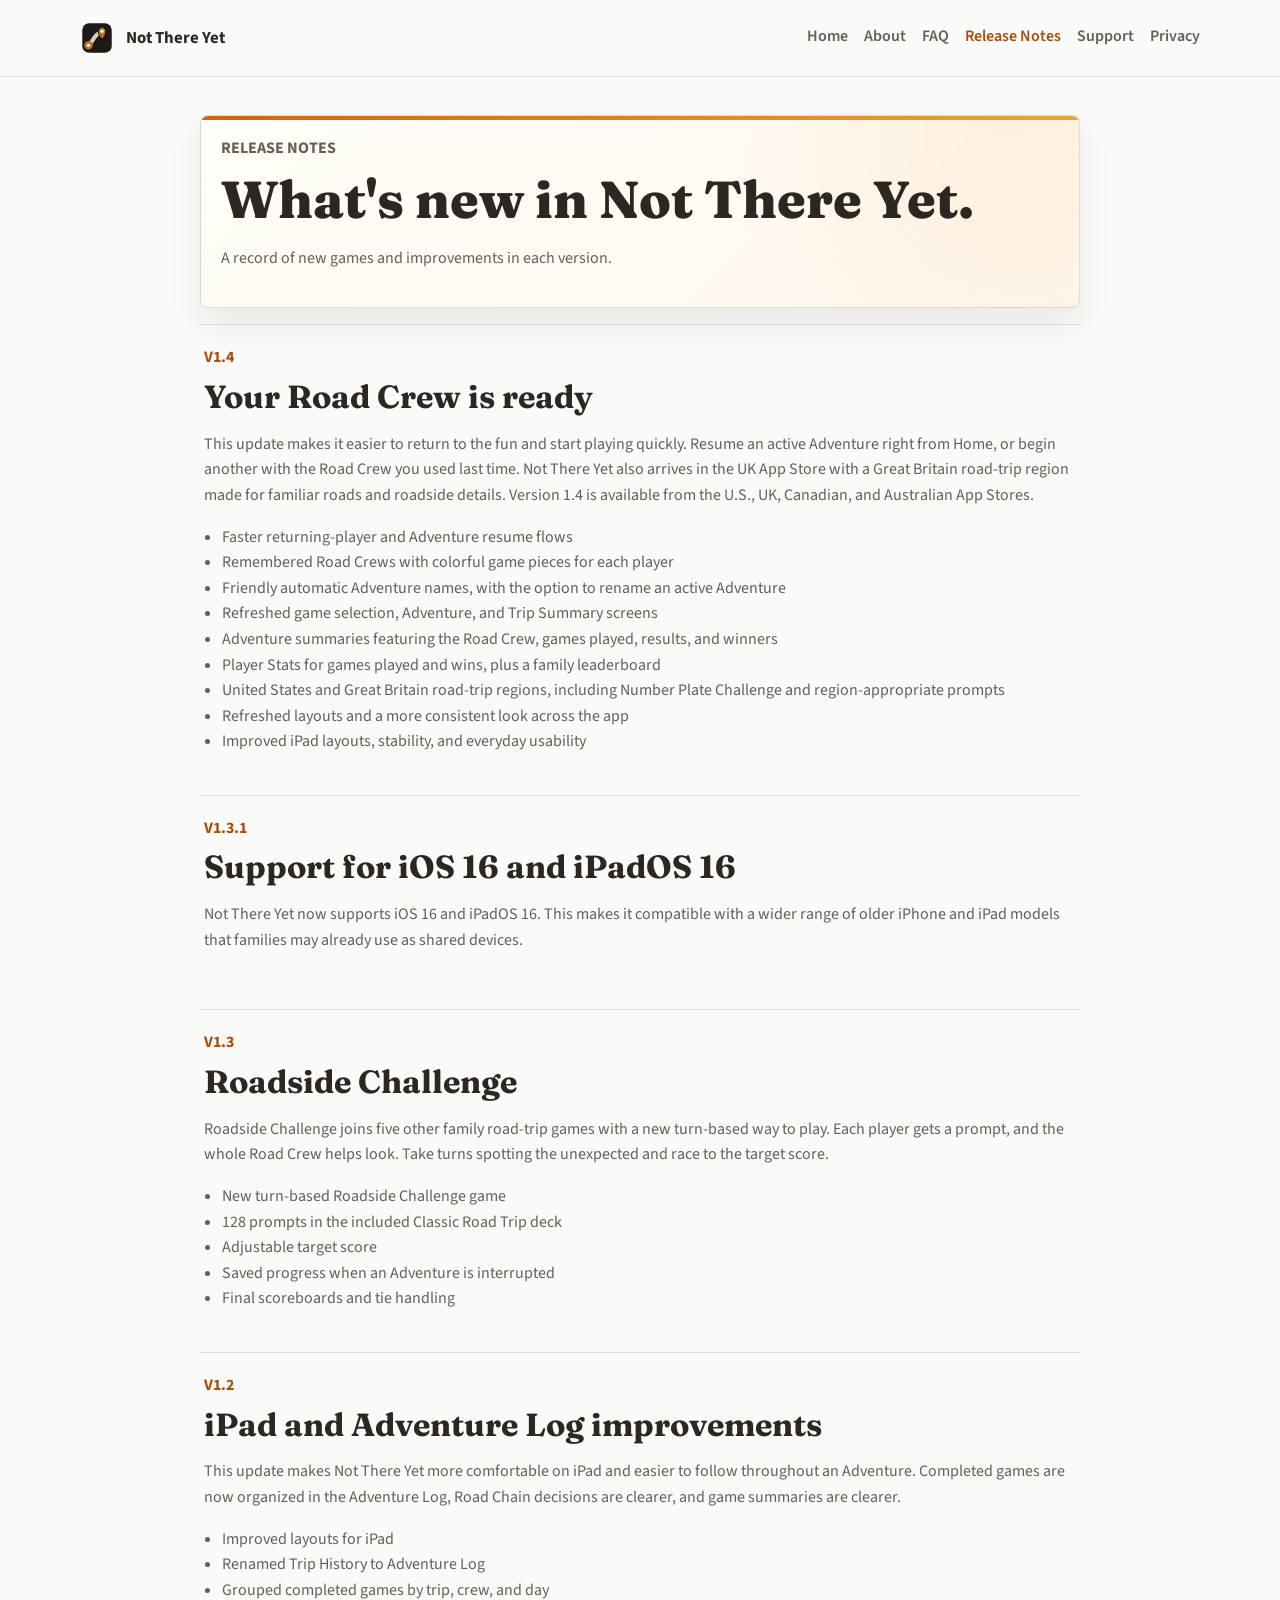
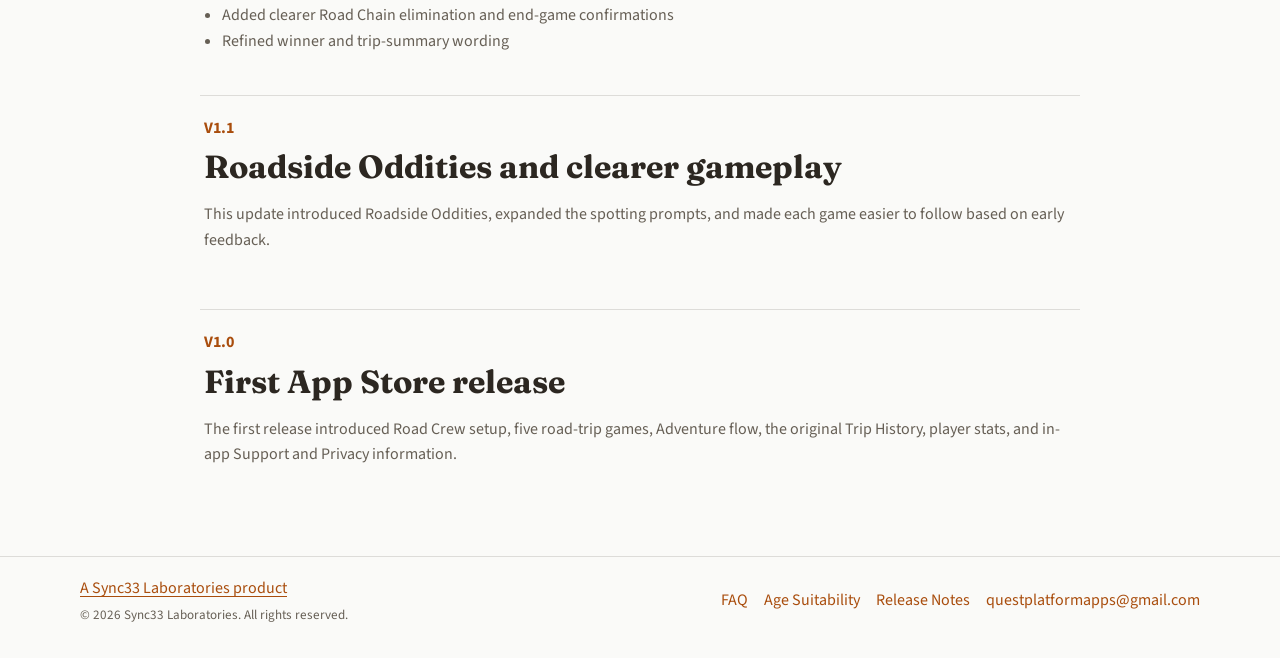
<file: release-notes.html>
<!doctype html>
<html lang="en">
  <head>
    <meta charset="utf-8" />
    <meta name="viewport" content="width=device-width, initial-scale=1" />
    <!-- site-metadata:start; generated from site-metadata.json -->
    <title>Release Notes. Not There Yet</title>
    <meta name="description" content="See what is new in Not There Yet v1.4, including faster resume flows, remembered Road Crews, and U.S. and Great Britain road-trip regions." />
    <meta name="author" content="Sync33 Laboratories" />
    <link rel="canonical" href="https://not-there-yet.sync33.com/release-notes.html" />
    <meta property="og:type" content="website" />
    <meta property="og:site_name" content="Not There Yet" />
    <meta property="og:title" content="Release Notes. Not There Yet" />
    <meta property="og:description" content="See what is new in Not There Yet v1.4, including faster resume flows, remembered Road Crews, and U.S. and Great Britain road-trip regions." />
    <meta property="og:url" content="https://not-there-yet.sync33.com/release-notes.html" />
    <meta property="og:image" content="https://not-there-yet.sync33.com/assets/not-there-yet-social-preview.png?v=3" />
    <meta property="og:image:alt" content="Not There Yet v1.4 family road trip game showing Road Crew members and a Resume Adventure screen" />
    <meta name="twitter:card" content="summary_large_image" />
    <meta name="twitter:title" content="Release Notes. Not There Yet" />
    <meta name="twitter:description" content="See what is new in Not There Yet v1.4, including faster resume flows, remembered Road Crews, and U.S. and Great Britain road-trip regions." />
    <meta name="twitter:image" content="https://not-there-yet.sync33.com/assets/not-there-yet-social-preview.png?v=3" />
    <meta name="twitter:image:alt" content="Not There Yet v1.4 family road trip game showing Road Crew members and a Resume Adventure screen" />
    <!-- site-metadata:end -->

    <link rel="icon" href="assets/not-there-yet-mark.svg" type="image/svg+xml" />
    <link rel="apple-touch-icon" href="assets/apple-touch-icon.png" />
    <link rel="stylesheet" href="styles.css" />
  </head>
  <body>
    <a class="skip-link" href="#main-content">Skip to content</a>

    <header class="site-header">
      <div class="container nav-bar">
        <a class="brand" href="index.html" aria-label="Not There Yet home">
          <img src="assets/not-there-yet-mark.svg" alt="" />
          <span>Not There Yet</span>
        </a>
        <nav class="site-nav" aria-label="Primary">
          <a href="index.html">Home</a>
          <a href="about.html">About</a>
          <a href="faq.html">FAQ</a>
          <a class="nav-release active" href="release-notes.html" aria-current="page">Release Notes</a>
          <a href="support.html">Support</a>
          <a href="privacy.html">Privacy</a>
        </nav>
      </div>
    </header>

    <main id="main-content" class="page-shell">
      <div class="container content-stack">
        <section class="page-card page-intro">
          <p class="eyebrow">Release Notes</p>
          <h1>What's new in Not There Yet.</h1>
          <p>A record of new games and improvements in each version.</p>
        </section>

        <section class="document-section release-entry">
          <p class="eyebrow">v1.4</p>
          <h2>Your Road Crew is ready</h2>
          <p>
            This update makes it easier to return to the fun and start playing quickly. Resume an active Adventure
            right from Home, or begin another with the Road Crew you used last time. Not There Yet also arrives in the
            UK App Store with a Great Britain road-trip region made for familiar roads and roadside details. Version
            1.4 is available from the U.S., UK, Canadian, and Australian App Stores.
          </p>
          <ul class="bullet-list">
            <li>Faster returning-player and Adventure resume flows</li>
            <li>Remembered Road Crews with colorful game pieces for each player</li>
            <li>Friendly automatic Adventure names, with the option to rename an active Adventure</li>
            <li>Refreshed game selection, Adventure, and Trip Summary screens</li>
            <li>Adventure summaries featuring the Road Crew, games played, results, and winners</li>
            <li>Player Stats for games played and wins, plus a family leaderboard</li>
            <li>United States and Great Britain road-trip regions, including Number Plate Challenge and region-appropriate prompts</li>
            <li>Refreshed layouts and a more consistent look across the app</li>
            <li>Improved iPad layouts, stability, and everyday usability</li>
          </ul>
        </section>

        <section class="document-section release-entry">
          <p class="eyebrow">v1.3.1</p>
          <h2>Support for iOS 16 and iPadOS 16</h2>
          <p>
            Not There Yet now supports iOS 16 and iPadOS 16. This makes it compatible with a wider range of older
            iPhone and iPad models that families may already use as shared devices.
          </p>
        </section>

        <section class="document-section release-entry">
          <p class="eyebrow">v1.3</p>
          <h2>Roadside Challenge</h2>
          <p>
            Roadside Challenge joins five other family road-trip games with a new turn-based way to play. Each player
            gets a prompt, and the whole Road Crew helps look. Take turns spotting the unexpected and race to the
            target score.
          </p>
          <ul class="bullet-list">
            <li>New turn-based Roadside Challenge game</li>
            <li>128 prompts in the included Classic Road Trip deck</li>
            <li>Adjustable target score</li>
            <li>Saved progress when an Adventure is interrupted</li>
            <li>Final scoreboards and tie handling</li>
          </ul>
        </section>

        <section class="document-section release-entry">
          <p class="eyebrow">v1.2</p>
          <h2>iPad and Adventure Log improvements</h2>
          <p>
            This update makes Not There Yet more comfortable on iPad and easier to follow throughout an Adventure.
            Completed games are now organized in the Adventure Log, Road Chain decisions are clearer, and game
            summaries are clearer.
          </p>
          <ul class="bullet-list">
            <li>Improved layouts for iPad</li>
            <li>Renamed Trip History to Adventure Log</li>
            <li>Grouped completed games by trip, crew, and day</li>
            <li>Added clearer Road Chain elimination and end-game confirmations</li>
            <li>Refined winner and trip-summary wording</li>
          </ul>
        </section>

        <section class="document-section release-entry">
          <p class="eyebrow">v1.1</p>
          <h2>Roadside Oddities and clearer gameplay</h2>
          <p>
            This update introduced Roadside Oddities, expanded the spotting prompts, and made each game easier to
            follow based on early feedback.
          </p>
        </section>

        <section class="document-section release-entry">
          <p class="eyebrow">v1.0</p>
          <h2>First App Store release</h2>
          <p>
            The first release introduced Road Crew setup, five road-trip games, Adventure flow, the original Trip
            History, player stats, and in-app Support and Privacy information.
          </p>
        </section>
      </div>
    </main>

    <footer class="site-footer">
      <div class="container footer-row">
        <div class="studio-attribution">
          <p><a href="https://sync33.com/">A Sync33 Laboratories product</a></p>
          <p>© 2026 Sync33 Laboratories. All rights reserved.</p>
        </div>
        <div class="footer-links">
          <a href="faq.html">FAQ</a>
          <a href="age-suitability.html">Age Suitability</a>
          <a href="release-notes.html">Release Notes</a>
          <a href="mailto:questplatformapps@gmail.com">questplatformapps@gmail.com</a>
        </div>
      </div>
    </footer>
  </body>
</html>
</file>
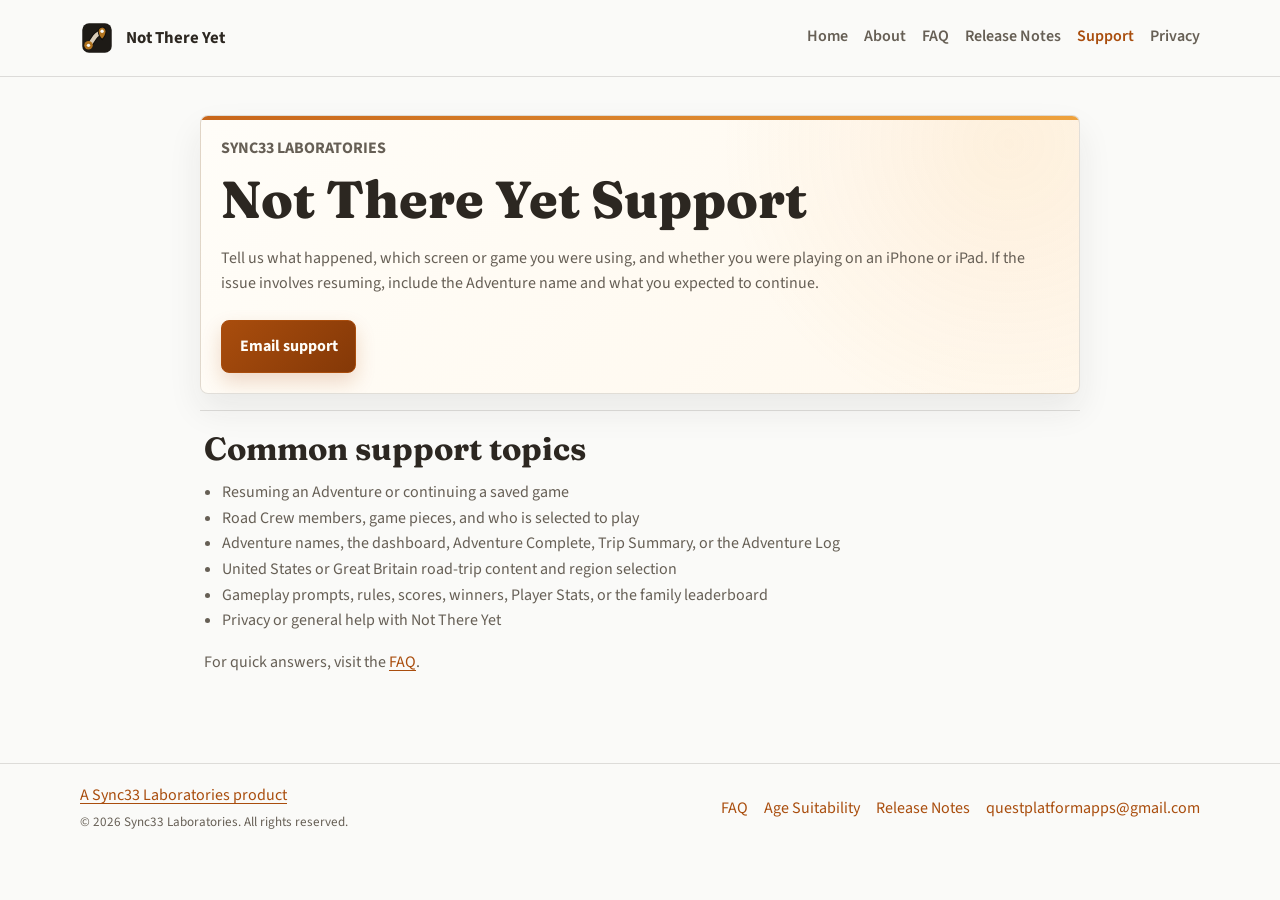
<file: support.html>
<!doctype html>
<html lang="en">
  <head>
    <meta charset="utf-8" />
    <meta name="viewport" content="width=device-width, initial-scale=1" />
    <!-- site-metadata:start; generated from site-metadata.json -->
    <title>Support. Not There Yet</title>
    <meta name="description" content="Get help with Not There Yet Adventures, Road Crews, regional content, saved progress, and six family road trip games for iPhone and iPad." />
    <meta name="author" content="Sync33 Laboratories" />
    <link rel="canonical" href="https://not-there-yet.sync33.com/support/" />
    <meta property="og:type" content="website" />
    <meta property="og:site_name" content="Not There Yet" />
    <meta property="og:title" content="Support. Not There Yet" />
    <meta property="og:description" content="Get help with Not There Yet Adventures, Road Crews, regional content, saved progress, and six family road trip games for iPhone and iPad." />
    <meta property="og:url" content="https://not-there-yet.sync33.com/support/" />
    <meta property="og:image" content="https://not-there-yet.sync33.com/assets/not-there-yet-social-preview.png?v=3" />
    <meta property="og:image:alt" content="Not There Yet v1.4 family road trip game showing Road Crew members and a Resume Adventure screen" />
    <meta name="twitter:card" content="summary_large_image" />
    <meta name="twitter:title" content="Support. Not There Yet" />
    <meta name="twitter:description" content="Get help with Not There Yet Adventures, Road Crews, regional content, saved progress, and six family road trip games for iPhone and iPad." />
    <meta name="twitter:image" content="https://not-there-yet.sync33.com/assets/not-there-yet-social-preview.png?v=3" />
    <meta name="twitter:image:alt" content="Not There Yet v1.4 family road trip game showing Road Crew members and a Resume Adventure screen" />
    <!-- site-metadata:end -->

    <link rel="icon" href="assets/not-there-yet-mark.svg" type="image/svg+xml" />
    <link rel="apple-touch-icon" href="assets/apple-touch-icon.png" />
    <link rel="stylesheet" href="styles.css" />
  </head>
  <body>
    <a class="skip-link" href="#main-content">Skip to content</a>

    <header class="site-header">
      <div class="container nav-bar">
        <a class="brand" href="index.html" aria-label="Not There Yet home">
          <img src="assets/not-there-yet-mark.svg" alt="" />
          <span>Not There Yet</span>
        </a>
        <nav class="site-nav" aria-label="Primary">
          <a href="index.html">Home</a>
          <a href="about.html">About</a>
          <a href="faq.html">FAQ</a>
          <a class="nav-release" href="release-notes.html">Release Notes</a>
          <a href="support.html" class="active" aria-current="page">Support</a>
          <a href="privacy.html">Privacy</a>
        </nav>
      </div>
    </header>

    <main id="main-content" class="page-shell">
      <div class="container content-stack">
        <section class="page-card page-intro">
          <p class="eyebrow">Sync33 Laboratories</p>
          <h1>Not There Yet Support</h1>
          <p>
            Tell us what happened, which screen or game you were using, and whether you were playing on an iPhone or
            iPad. If the issue involves resuming, include the Adventure name and what you expected to continue.
          </p>
          <a class="button primary" href="mailto:questplatformapps@gmail.com">Email support</a>
        </section>

        <section class="document-section">
          <h2>Common support topics</h2>
          <ul class="bullet-list">
            <li>Resuming an Adventure or continuing a saved game</li>
            <li>Road Crew members, game pieces, and who is selected to play</li>
            <li>Adventure names, the dashboard, Adventure Complete, Trip Summary, or the Adventure Log</li>
            <li>United States or Great Britain road-trip content and region selection</li>
            <li>Gameplay prompts, rules, scores, winners, Player Stats, or the family leaderboard</li>
            <li>Privacy or general help with Not There Yet</li>
          </ul>
          <p>For quick answers, visit the <a href="faq.html">FAQ</a>.</p>
        </section>
      </div>
    </main>

    <footer class="site-footer">
      <div class="container footer-row">
        <div class="studio-attribution">
          <p><a href="https://sync33.com/">A Sync33 Laboratories product</a></p>
          <p>© 2026 Sync33 Laboratories. All rights reserved.</p>
        </div>
        <div class="footer-links">
          <a href="faq.html">FAQ</a>
          <a href="age-suitability.html">Age Suitability</a>
          <a href="release-notes.html">Release Notes</a>
          <a href="mailto:questplatformapps@gmail.com">questplatformapps@gmail.com</a>
        </div>
      </div>
    </footer>
  </body>
</html>
</file>
<file: styles.css>
@font-face {
  font-family: "Fraunces";
  src: url("assets/fonts/fraunces-700.ttf") format("truetype");
  font-weight: 700;
  font-style: normal;
  font-display: swap;
}

@font-face {
  font-family: "Fraunces";
  src: url("assets/fonts/fraunces-800.ttf") format("truetype");
  font-weight: 800;
  font-style: normal;
  font-display: swap;
}

@font-face {
  font-family: "Source Sans 3";
  src: url("assets/fonts/source-sans-3-400.ttf") format("truetype");
  font-weight: 400;
  font-style: normal;
  font-display: swap;
}

@font-face {
  font-family: "Source Sans 3";
  src: url("assets/fonts/source-sans-3-600.ttf") format("truetype");
  font-weight: 600;
  font-style: normal;
  font-display: swap;
}

@font-face {
  font-family: "Source Sans 3";
  src: url("assets/fonts/source-sans-3-700.ttf") format("truetype");
  font-weight: 700;
  font-style: normal;
  font-display: swap;
}

:root {
  --bg: #fafaf8;
  --surface: #fffdf8;
  --surface-alt: #f2ede4;
  --surface-warm: #fff0da;
  --text: #2c2721;
  --muted: #665f55;
  --deep: #1d1a16;
  --accent: #c8661a;
  --accent-strong: #a94d0d;
  --accent-deep: #843807;
  --accent-light: #eea23d;
  --accent-soft: rgba(200, 102, 26, 0.17);
  --border: rgba(44, 39, 33, 0.14);
  --shadow: 0 16px 34px rgba(44, 39, 33, 0.08);
  --radius: 8px;
}

* {
  box-sizing: border-box;
}

html {
  scroll-behavior: smooth;
}

body {
  margin: 0;
  font-family: "Source Sans 3", sans-serif;
  color: var(--text);
  background: var(--bg);
  line-height: 1.6;
  -webkit-text-size-adjust: 100%;
}

a {
  color: var(--accent-strong);
  text-decoration: none;
}

p,
li,
summary,
figcaption {
  overflow-wrap: anywhere;
}

a:hover,
a:focus-visible {
  text-decoration: underline;
}

:where(p, li) a:not(.button):not(.app-store-badge) {
  text-decoration: underline;
  text-decoration-thickness: 0.08em;
  text-underline-offset: 0.18em;
}

:focus-visible {
  outline: 3px solid var(--accent-deep);
  outline-offset: 3px;
}

img {
  max-width: 100%;
  display: block;
}

.skip-link {
  position: absolute;
  left: -9999px;
  top: 0;
  background: var(--text);
  color: var(--bg);
  padding: 0.75rem 1rem;
  z-index: 100;
}

.skip-link:focus {
  left: 1rem;
  top: 1rem;
}

.container {
  width: min(1120px, calc(100% - 2rem));
  margin: 0 auto;
}

.site-header {
  position: sticky;
  top: 0;
  z-index: 10;
  backdrop-filter: blur(16px);
  background: rgba(250, 250, 248, 0.9);
  border-bottom: 1px solid var(--border);
}

.nav-bar {
  display: flex;
  justify-content: space-between;
  align-items: center;
  padding: 1rem 0;
  gap: 1rem;
}

.brand {
  display: inline-flex;
  align-items: center;
  gap: 0.75rem;
  font-weight: 700;
  font-size: 1.05rem;
  color: var(--text);
  text-decoration: none;
}

.brand img {
  width: 34px;
  height: 34px;
}

.site-nav {
  display: flex;
  flex-wrap: wrap;
  gap: 0.75rem 1rem;
}

.site-nav a {
  display: inline-flex;
  align-items: center;
  min-height: 44px;
  color: var(--muted);
  font-weight: 600;
  padding-bottom: 0.18rem;
}

.site-nav a.active,
.site-nav a:hover,
.site-nav a:focus-visible {
  color: var(--accent-strong);
  text-decoration: none;
}

.hero {
  padding: 4.8rem 0 3.4rem;
  overflow: hidden;
  background:
    radial-gradient(circle at 82% 18%, rgba(244, 163, 64, 0.24), transparent 34%),
    linear-gradient(135deg, #fff8ec 0%, var(--surface-warm) 54%, #f9e3c4 100%);
  border-bottom: 1px solid var(--border);
}

.release-callout {
  border-bottom: 1px solid var(--border);
  background: linear-gradient(90deg, #fff8ed, #ffe4bf 52%, #fff8ed);
}

.release-callout-row {
  display: flex;
  align-items: center;
  gap: 0.7rem 1rem;
  padding-top: 0.72rem;
  padding-bottom: 0.72rem;
  font-size: 0.94rem;
}

.release-callout-row strong {
  flex: 0 0 auto;
  color: var(--accent-strong);
}

.release-callout-row span {
  flex: 1;
  color: var(--muted);
}

.release-callout-row a {
  flex: 0 0 auto;
  font-weight: 700;
}

.hero-grid {
  display: grid;
  grid-template-columns: minmax(0, 1.18fr) minmax(320px, 0.82fr);
  gap: 2.25rem;
  align-items: center;
}

.hero-copy {
  max-width: 680px;
}

.eyebrow {
  margin: 0 0 0.5rem;
  color: var(--accent-strong);
  text-transform: uppercase;
  letter-spacing: 0;
  font-size: 0.76rem;
  font-weight: 700;
}

h1,
h2,
h3 {
  font-family: "Fraunces", serif;
  line-height: 1.15;
  margin: 0 0 0.75rem;
}

h1 {
  font-size: 3.25rem;
  font-weight: 800;
  letter-spacing: 0;
}

h2 {
  font-size: 2rem;
  font-weight: 700;
  letter-spacing: 0;
}

h3 {
  font-size: 1.1rem;
  font-weight: 700;
}

.lead,
.page-card p,
.document-section p,
.info-card p,
.faq-list p,
.feature-list span {
  color: var(--muted);
  font-size: 1rem;
}

.lead {
  max-width: 62ch;
  font-size: 1.08rem;
}

.hero-actions {
  display: flex;
  flex-wrap: wrap;
  align-items: center;
  gap: 0.85rem;
  margin-top: 1.5rem;
}

.app-store-badge {
  display: inline-block;
  padding: 10px;
  line-height: 0;
}

.app-store-badge img {
  width: auto;
  height: 40px;
}

.app-store-badge:hover,
.app-store-badge:focus-visible {
  text-decoration: none;
}

.hero-store-badge {
  border-radius: var(--radius);
  background: var(--surface);
  box-shadow: 0 9px 20px rgba(44, 39, 33, 0.14);
}

.button {
  display: inline-flex;
  align-items: center;
  justify-content: center;
  padding: 0.8rem 1.1rem;
  border-radius: var(--radius);
  font-weight: 700;
  border: 1px solid transparent;
  transition: transform 160ms ease, border-color 160ms ease, background-color 160ms ease;
}

.button:hover,
.button:focus-visible {
  transform: translateY(-1px);
  text-decoration: none;
}

.button.primary {
  background: linear-gradient(135deg, var(--accent-strong), var(--accent-deep));
  color: var(--surface);
  border-color: var(--accent-strong);
  box-shadow: 0 9px 20px rgba(169, 77, 13, 0.2);
}

.button.secondary {
  background: var(--surface);
  color: var(--text);
  border-color: var(--border);
}

.button.secondary:hover,
.button.secondary:focus-visible {
  border-color: var(--accent);
}

.hero-card,
.page-card,
.info-card {
  background: var(--surface);
  border: 1px solid var(--border);
  border-radius: var(--radius);
  box-shadow: var(--shadow);
}

.hero-card {
  padding: 1.35rem;
}

.trip-card {
  position: relative;
  overflow: hidden;
  background: var(--surface);
}

.trip-card::before {
  content: "";
  position: absolute;
  inset: 0 0 auto;
  height: 0.32rem;
  background: linear-gradient(90deg, var(--accent), #eea23d);
}

.trip-card > * {
  position: relative;
}

.card-pill {
  display: inline-block;
  padding: 0.45rem 0.7rem;
  border-radius: var(--radius);
  background: var(--accent-soft);
  color: var(--accent-strong);
  font-weight: 700;
  margin-bottom: 1rem;
}

.route-line {
  display: grid;
  grid-template-columns: 1fr 1fr 1fr;
  gap: 0.5rem;
  align-items: center;
  margin: 0.2rem 0 1.15rem;
}

.route-line span {
  height: 0.32rem;
  border-radius: var(--radius);
  background: var(--accent-soft);
}

.feature-list {
  display: grid;
  gap: 0.95rem;
  padding: 0;
  margin: 0;
  list-style: none;
}

.feature-list li {
  display: grid;
  gap: 0.2rem;
  padding-left: 1rem;
  border-left: 3px solid var(--accent-soft);
}

.feature-list strong {
  color: var(--text);
}

.section {
  padding: 2rem 0 2.7rem;
}

.alt-section {
  background: var(--surface-alt);
  padding-top: 2rem;
}

.section-heading {
  margin-bottom: 1.2rem;
}

.card-grid {
  display: grid;
  gap: 1rem;
}

.three-up {
  grid-template-columns: repeat(3, minmax(0, 1fr));
}

.two-up {
  grid-template-columns: repeat(2, minmax(0, 1fr));
}

.info-card,
.page-card {
  padding: 1.25rem;
}

.info-card {
  position: relative;
  overflow: hidden;
}

.info-card::before {
  content: "";
  position: absolute;
  inset: 0 0 auto;
  height: 0.28rem;
  background: linear-gradient(90deg, var(--accent), #eea23d);
}

.roadmap-card {
  background: var(--surface);
}

.challenge-card {
  padding-right: 1.25rem;
  background:
    radial-gradient(circle at 92% 18%, var(--accent-soft), transparent 34%),
    var(--surface);
}

.supporting-grid {
  display: grid;
  grid-template-columns: minmax(0, 1.25fr) minmax(280px, 0.75fr);
  gap: 2rem;
  align-items: start;
  margin-top: 2.2rem;
  padding-top: 2rem;
  border-top: 1px solid var(--border);
}

.story-block {
  max-width: 62ch;
}

.story-block p,
.privacy-promise p,
.closing-section p {
  color: var(--muted);
}

.privacy-promise {
  padding: 1.15rem 1.25rem;
  border-left: 4px solid var(--accent);
  background: var(--surface-warm);
}

.privacy-promise p {
  margin-bottom: 0.55rem;
}

.privacy-promise a {
  font-weight: 700;
}

.region-banner {
  display: grid;
  grid-template-columns: minmax(260px, 0.7fr) minmax(0, 1.3fr);
  gap: 1.5rem 2rem;
  align-items: center;
  margin-top: 1.5rem;
  padding: 1.3rem 1.4rem;
  border: 1px solid var(--border);
  border-left: 4px solid var(--accent);
  background: linear-gradient(135deg, var(--surface), var(--surface-warm));
}

.region-banner h3,
.region-banner p {
  margin: 0;
}

.region-banner .eyebrow {
  margin-bottom: 0.35rem;
}

.region-banner > p {
  color: var(--muted);
}

.card-kicker {
  margin: 0 0 0.3rem;
  color: var(--accent-strong) !important;
  font-size: 0.76rem !important;
  font-weight: 700;
  text-transform: uppercase;
}

.screenshot-section {
  overflow: hidden;
  background: var(--deep);
  color: var(--surface);
}

.screenshot-section .eyebrow {
  color: var(--accent-light);
}

.screenshot-heading {
  max-width: 680px;
}

.screenshot-heading p:not(.eyebrow) {
  margin: 0;
  color: rgba(255, 253, 248, 0.72);
}

.game-grid {
  grid-template-columns: repeat(2, minmax(0, 1fr));
  gap: 0;
  border-top: 1px solid var(--border);
}

.game-grid .info-card {
  padding: 1.2rem 0;
  overflow: visible;
  border: 0;
  border-bottom: 1px solid var(--border);
  border-radius: 0;
  background: transparent;
  box-shadow: none;
}

.game-grid .info-card::before {
  display: none;
}

.game-grid .info-card:nth-child(odd) {
  padding-right: 2rem;
}

.game-grid .info-card:nth-child(even) {
  padding-left: 2rem;
}

.screenshot-grid {
  display: grid;
  grid-template-columns: repeat(3, minmax(0, 1fr));
  gap: 1rem;
  align-items: stretch;
}

.screenshot-card {
  display: flex;
  flex-direction: column;
  min-width: 0;
  margin: 0;
  padding: 1rem;
  border: 1px solid rgba(255, 253, 248, 0.14);
  border-radius: var(--radius);
  background: rgba(255, 253, 248, 0.06);
}

.device-frame {
  max-width: 260px;
  margin: 0 auto;
  padding: 0.42rem;
  overflow: hidden;
  border: 2px solid rgba(255, 253, 248, 0.24);
  border-radius: 2rem;
  background: #0d0c0b;
  box-shadow: 0 20px 44px rgba(0, 0, 0, 0.3);
}

.device-frame img {
  width: 100%;
  border-radius: 1.55rem;
}

.screenshot-card figcaption {
  display: grid;
  gap: 0.22rem;
  margin-top: 0.9rem;
  text-align: center;
}

.screenshot-card .device-frame {
  flex: 1 0 auto;
}

.screenshot-card.tablet-card {
  grid-column: 1 / -1;
}

.tablet-card .device-frame {
  max-width: 460px;
  border-radius: 1.7rem;
}

.tablet-card .device-frame img {
  border-radius: 1.25rem;
}

.screenshot-card figcaption strong {
  font-family: "Fraunces", serif;
  line-height: 1.2;
}

.screenshot-card figcaption span {
  color: rgba(255, 253, 248, 0.7);
  font-size: 0.92rem;
}

.page-shell {
  padding: 2.4rem 0 3rem;
}

.page-intro {
  position: relative;
  overflow: hidden;
  background:
    radial-gradient(circle at 92% 10%, rgba(244, 163, 64, 0.11), transparent 34%),
    linear-gradient(135deg, #fffdf8, #fff8ed);
}

.page-intro::before {
  content: "";
  position: absolute;
  inset: 0 0 auto;
  height: 0.22rem;
  background: linear-gradient(90deg, var(--accent), #eea23d);
}

.content-stack {
  display: grid;
  gap: 1rem;
  max-width: 880px;
}

.document-section {
  padding: 1.25rem 0.25rem 1.5rem;
  border-top: 1px solid var(--border);
}

.page-intro .button {
  margin-top: 0.45rem;
}

.bullet-list {
  margin: 0;
  padding-left: 1.1rem;
  color: var(--muted);
}

.faq-list {
  display: grid;
  gap: 0.8rem;
}

.faq-list details {
  border: 1px solid var(--border);
  border-radius: var(--radius);
  padding: 0.9rem 1rem;
  background: var(--surface);
}

.faq-list summary {
  cursor: pointer;
  font-weight: 700;
  color: var(--text);
  min-height: 44px;
  display: flex;
  align-items: center;
}

.site-footer {
  border-top: 1px solid var(--border);
  padding: 1.2rem 0 2rem;
  color: var(--muted);
}

.footer-row {
  display: flex;
  justify-content: space-between;
  align-items: center;
  column-gap: 1rem;
  row-gap: 0.5rem;
  flex-wrap: wrap;
}

.footer-row > *,
.footer-links {
  min-width: 0;
  max-width: 100%;
}

.footer-links a {
  overflow-wrap: anywhere;
}

.footer-row > p {
  margin: 0;
}

.studio-attribution p {
  margin: 0;
}

.studio-attribution p + p {
  margin-top: 0.2rem;
  font-size: 0.82rem;
}

.legal-note {
  flex-basis: 100%;
  max-width: 90ch;
  font-size: 0.75rem;
}

.footer-links {
  display: flex;
  flex-wrap: wrap;
  gap: 0.8rem 1rem;
}

.release-entry .eyebrow {
  color: var(--accent-strong);
}

.closing-section {
  display: grid;
  grid-template-columns: minmax(0, 1fr) auto;
  gap: 2.5rem;
  align-items: center;
}

.closing-section > div {
  max-width: 700px;
}

.closing-section h2 {
  margin-bottom: 0.55rem;
}

.closing-section p {
  margin: 0;
}

.closing-help {
  margin-top: 0.75rem !important;
}

.closing-store-badge {
  border-radius: var(--radius);
  background: var(--surface);
}

@media (max-width: 860px) {
  .hero-grid,
  .three-up,
  .two-up,
  .screenshot-grid,
  .supporting-grid,
  .region-banner {
    grid-template-columns: 1fr;
  }

  .hero-grid {
    gap: 1.4rem;
  }

  .challenge-card {
    padding-right: 1.25rem;
  }

  .screenshot-grid {
    grid-template-columns: repeat(2, minmax(0, 1fr));
    max-width: 760px;
    margin: 0 auto;
  }

  .closing-section {
    grid-template-columns: 1fr;
    gap: 1.25rem;
  }
}

@media (max-width: 640px) {
  .container {
    width: min(100% - 1.5rem, 1120px);
  }

  .nav-bar {
    flex-direction: column;
    align-items: flex-start;
    padding: 0.62rem 0 0.68rem;
    gap: 0.5rem;
  }

  .brand {
    font-size: 1rem;
  }

  .brand img {
    width: 32px;
    height: 32px;
  }

  .site-nav {
    gap: 0.38rem 0.7rem;
  }

  .site-nav a {
    font-size: 0.92rem;
    line-height: 1.2;
    min-height: 44px;
    padding: 0.2rem 0;
  }

  .site-nav a.nav-release {
    display: none;
  }

  .release-callout-row {
    display: flex;
    justify-content: space-between;
    gap: 0.75rem;
    padding-top: 0.65rem;
    padding-bottom: 0.65rem;
  }

  .release-callout-row span {
    display: none;
  }

  .release-callout-row a {
    display: inline-flex;
    align-items: center;
    min-height: 44px;
    text-align: right;
  }

  .hero {
    padding: 1.85rem 0 2.15rem;
  }

  .hero-grid {
    gap: 1.15rem;
  }

  .eyebrow {
    font-size: 0.68rem;
    margin-bottom: 0.45rem;
  }

  h1 {
    font-size: 2.5rem;
    line-height: 1.08;
    margin-bottom: 0.9rem;
  }

  h2 {
    font-size: 1.65rem;
  }

  .lead {
    font-size: 1rem;
    line-height: 1.45;
  }

  .hero-actions {
    align-items: flex-start;
    flex-direction: column;
    gap: 0.65rem;
    margin-top: 1.15rem;
  }

  .button {
    min-height: 3.25rem;
    padding: 0.72rem 1rem;
    width: 100%;
  }

  .hero-actions .app-store-badge {
    align-self: center;
  }

  .hero-actions .button {
    width: auto;
    min-height: 2.75rem;
    align-self: center;
  }

  .hero-card {
    padding: 1rem;
  }

  .card-pill {
    margin-bottom: 0.85rem;
    padding: 0.36rem 0.6rem;
  }

  .route-line {
    gap: 0.4rem;
    margin-bottom: 0.9rem;
  }

  .feature-list {
    gap: 0.72rem;
  }

  .feature-list li {
    padding-left: 0.75rem;
  }

  .feature-list span {
    line-height: 1.45;
  }

  .section {
    padding: 1.7rem 0 2rem;
  }

  .game-grid {
    grid-template-columns: 1fr;
  }

  .screenshot-grid {
    grid-template-columns: 1fr;
    max-width: 440px;
  }

  .screenshot-card.tablet-card {
    grid-column: auto;
  }

  .game-grid .info-card:nth-child(n) {
    padding: 1rem 0;
  }

  .supporting-grid {
    gap: 1.35rem;
    margin-top: 1.6rem;
    padding-top: 1.5rem;
  }

  .privacy-promise {
    padding: 1rem;
  }

  .closing-store-badge {
    justify-self: center;
  }

  .page-shell {
    padding-top: 1.6rem;
  }

  .footer-row {
    align-items: flex-start;
    flex-direction: column;
  }

  .footer-links {
    align-items: flex-start;
    flex-direction: column;
  }

  .footer-links a {
    display: inline-flex;
    align-items: center;
    min-height: 44px;
  }
}

@media (prefers-reduced-motion: reduce) {
  html {
    scroll-behavior: auto;
  }

  .button {
    transition: none;
  }

  .button:hover,
  .button:focus-visible {
    transform: none;
  }
}
</file>
